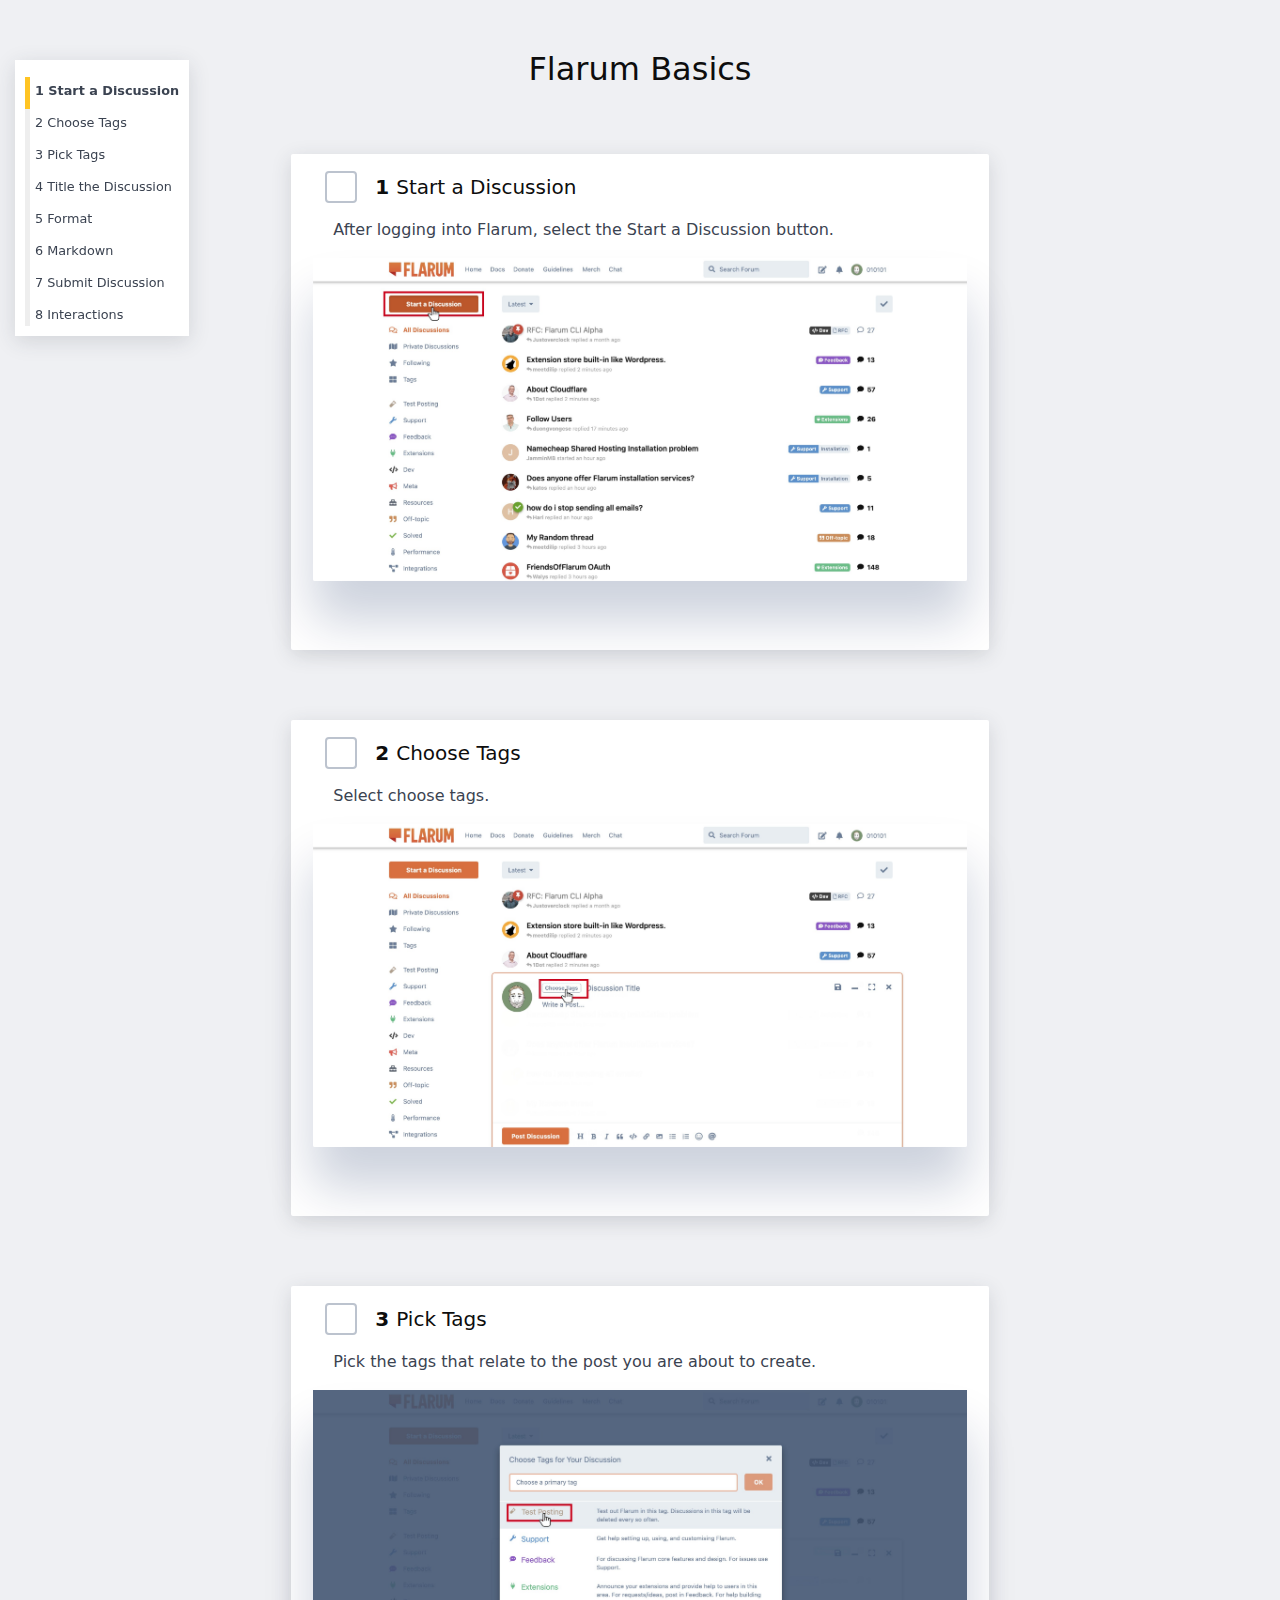
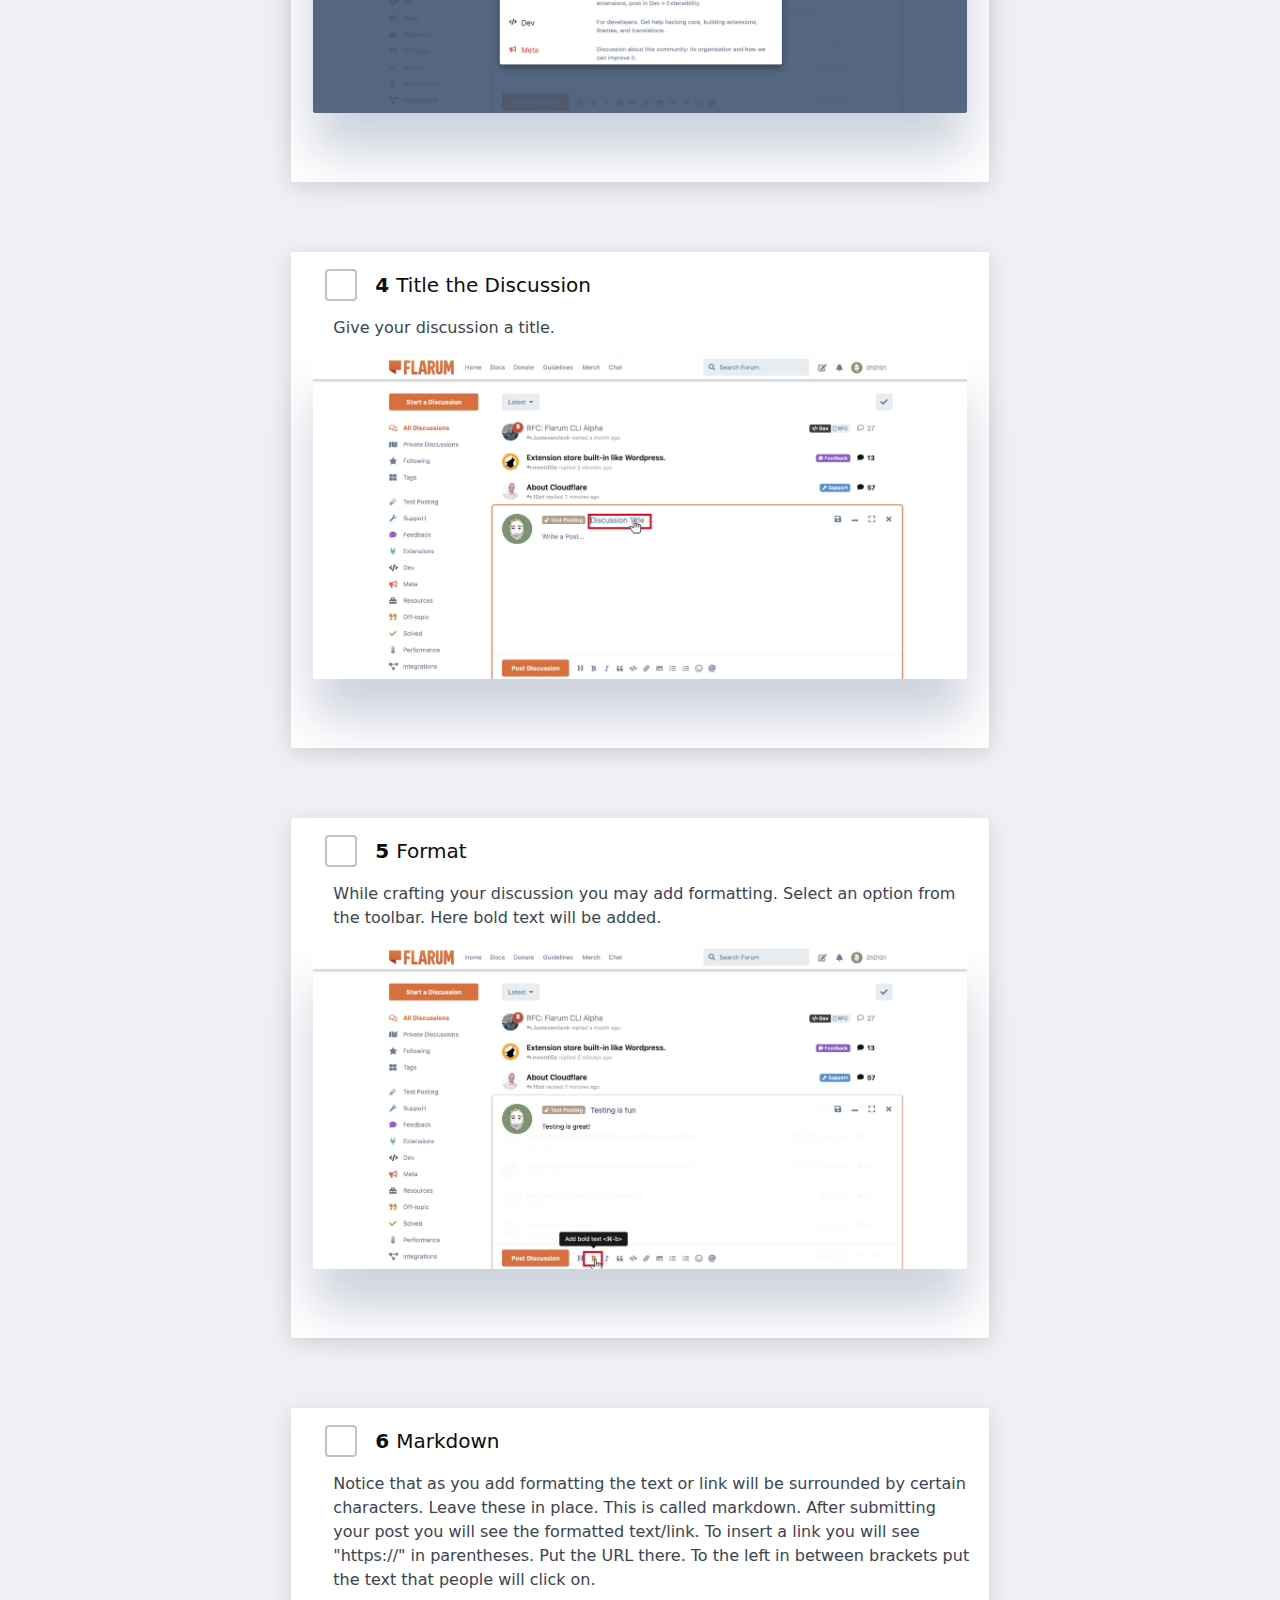
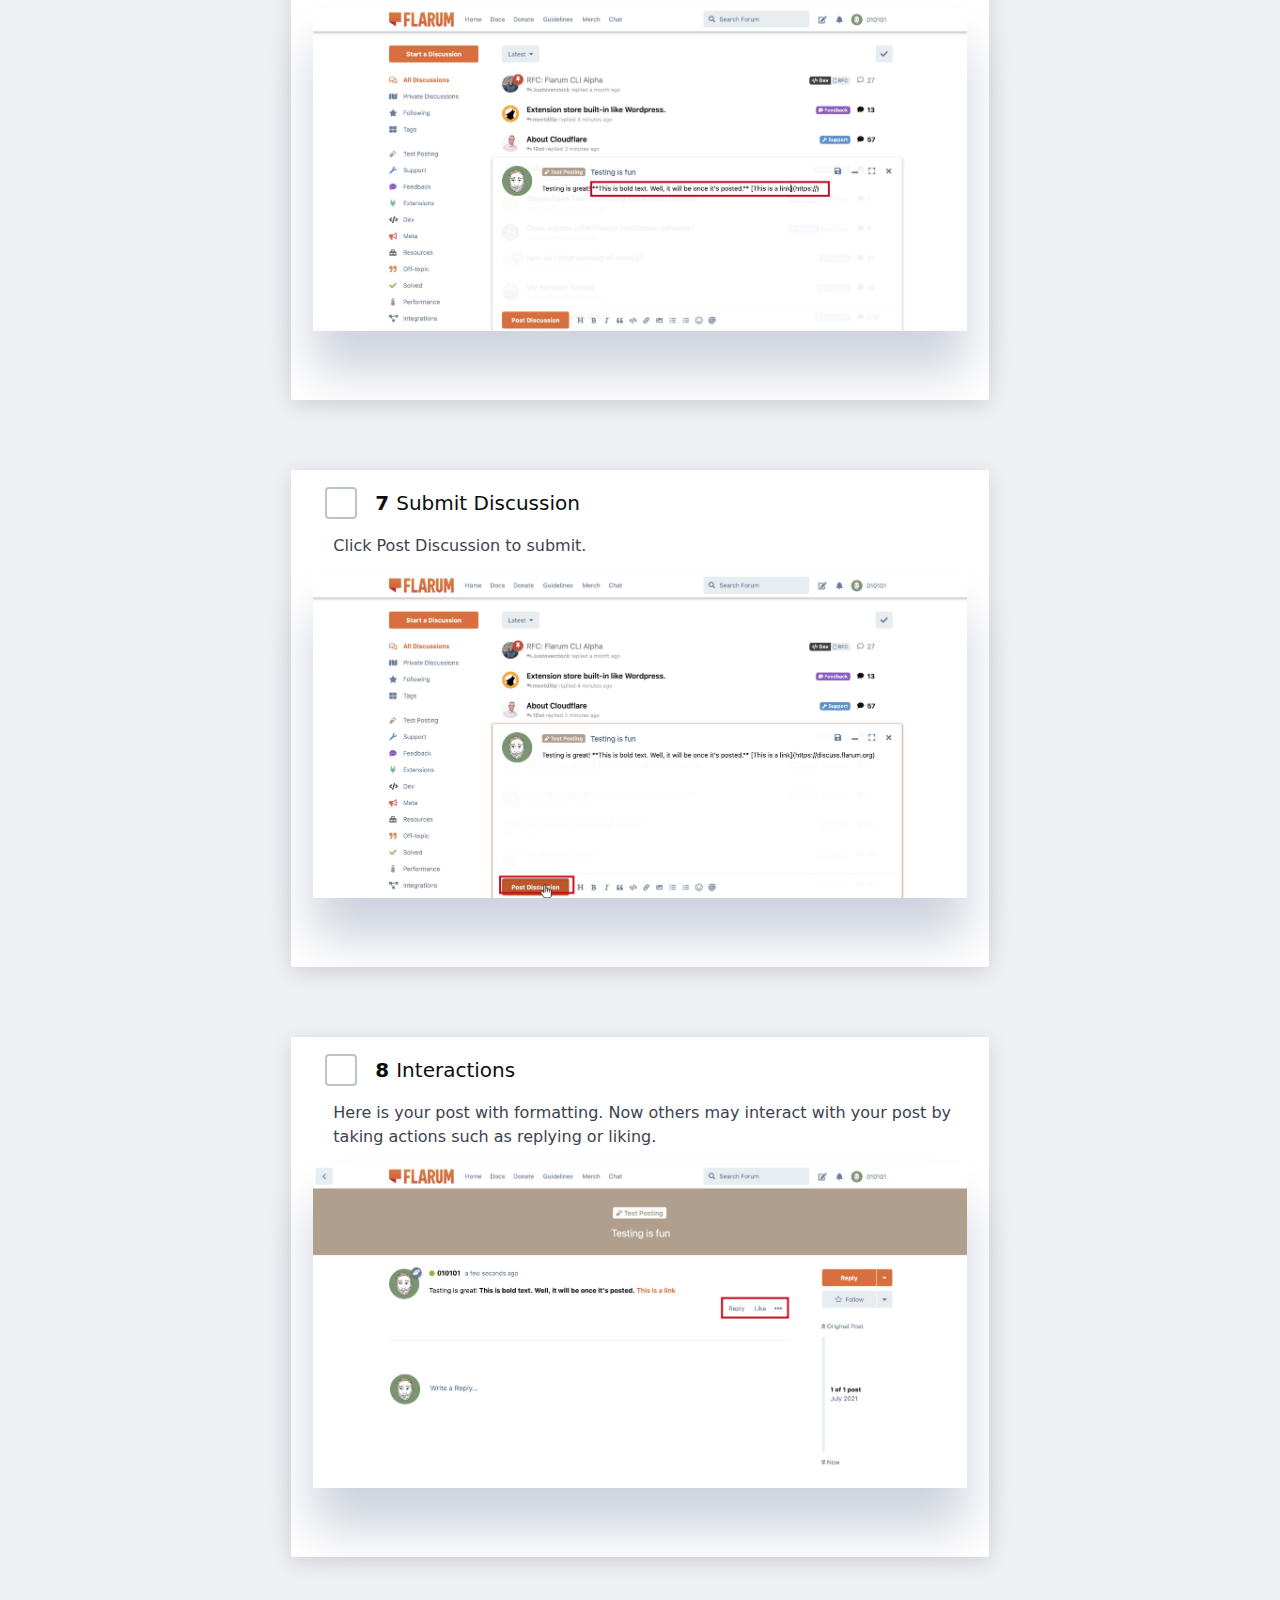
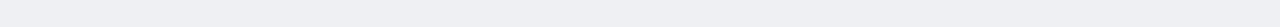
<file: index.html>
<!doctype html>

<html lang="en">
<head>
  <meta charset="utf-8">

  <title>Flarum Basics</title>
  <link rel="stylesheet" href="./steps-flarum_basics/assets/spectre.css"></link>
  <link rel="stylesheet" href="./steps-flarum_basics/assets/toc.css"></link>
  <link rel="stylesheet" href="./steps-flarum_basics/assets/common.css"></link>
  <script src="./steps-flarum_basics/assets/toc.js"></script>
  <style>
    .bg {
      background-color: #eff0f3;
    }
    .headline {
      color: #0d0d0d;
    }
    .topSection {
      padding: 50px .5rem;
    }
    .card {
      border: 0;
      box-shadow: 0 0.25rem 1rem rgba(48,55,66,.15);
      height: 100%;
      margin-bottom: 3.5rem;
    }
    .card-header, .card-body {
      padding-left: 2rem !important;
    }
    .card-image {
      text-align: left;
      padding: 1rem;
    }
    .card-image img{
      box-shadow: 0 40px 50px rgba(7,30,87,.2); 
      /* max-width: 750px; */
      margin: auto;
      margin-bottom: 2rem;
      display: unset !important;
    }
    .toc, .tocFake {
      z-index: 10;
      position: fixed;
      top: 60px;
      left: 15px;
      max-width: 250px;
      padding: 10px;
      box-shadow: 0 0.25rem 1rem rgba(48,55,66,.15);
      background-color: white;
    }
    .tocFake {
      cursor: pointer;
      top: 20px;
    }
    @media (max-width:1350px){
      .toc {
        max-width: 200px;
      }
    }

    .headline:focus, .headline:hover {
      outline : none !important;
    }
    .toc-link::before{
      width:5px;
    }
    .is-active-link::before{
      background-color: rgba(255,196,35,1);
    }
    .toc-link {
      font-size: 0.8em;
    }
    .doubleCheesburger {
      width: 12px;
      height: 12px;
      background-size: contain;
      background-image: url([data-uri]);
    }
    .form-checkbox {
      display: inline;
    }
    input[type="checkbox"], .form-icon {
      transform:scale(2, 2);
    }
    .stepTitle {
      display:inline-block;
      margin-left: 10px;
    }
    .card {
      border: 2px solid transparent;
    }
    .completedCard {
      border: 2px solid #2a9a39;
      box-shadow: 0 0.25rem 1rem rgb(43 154 56 / 0.45);
    }

    .form-checkbox input:checked+.form-icon,
    .form-radio input:checked+.form-icon,
    .form-switch input:checked+.form-icon {
      background: #00c400;
      border-color: #00c400
    }

    .form-checkbox input:focus+.form-icon,
    .form-radio input:focus+.form-icon,
    .form-switch input:focus+.form-icon {
      border-color: #00c400;
      box-shadow: 0 0.25rem 1rem rgb(43 154 56 / 0.2);
    }

    .form-checkbox input:indeterminate+.form-icon {
      background: #00c400;
      border-color: #00c400
    }

    
  </style>

  <script>
    var exportSettings = {"format":"jpeg","quality":"90","imageSize":100,"imageAlign":"left","oneStepPerPage":false,"includeTOS":true,"includeCoverPage":true,"includeNumbers":true,"embeddableExport":false,"textPosition":"top","includeCheckboxes":true,"tocHeadline":"Table of contents","includeFooter":true,"includeHeader":true,"headerText":"[[Guide_Title]]","headerLogo":null,"headerLogoAlign":"right","footerNumbering":"Page [[Page_Number]]","footerLogo":null,"footerText":"[[Guide_Title]]","customCSS":"","pageOrientation":"portrait","footerLogoAlign":"left","pdfStepMode":"mode2","preparsed":{"headers":["Flarum Basics","Flarum Basics","Flarum Basics","Flarum Basics","Flarum Basics","Flarum Basics","Flarum Basics","Flarum Basics"],"footers":["Flarum Basics","Flarum Basics","Flarum Basics","Flarum Basics","Flarum Basics","Flarum Basics","Flarum Basics","Flarum Basics"],"numberings":["Page [[Page_Number]]","Page [[Page_Number]]","Page [[Page_Number]]","Page [[Page_Number]]","Page [[Page_Number]]","Page [[Page_Number]]","Page [[Page_Number]]","Page [[Page_Number]]"]}};

    window.onload = function() {
      tocbot.init({
        // Where to render the table of contents.
        tocSelector: '.toc',
        positionFixedSelector: '.toc',
        // Where to grab the headings to build the table of contents.
        contentSelector: '.section',
        // Which headings to grab inside of the contentSelector element.
        headingSelector: '.headline',
        // For headings inside relative or absolute positioned containers within content.
        hasInnerContainers: true,
        headingsOffset: 5,
        headingLabelCallback: function(heading, node) {
          var ancestor = findAncestor(node, 'card');
          var isCompleted = ancestor && (findAncestor(node, 'card').classList.contains('completedCard'));
          return (isCompleted ? '✅ ' : '') + heading.trim();
        }
      });
      var tocFake = document.getElementsByClassName('tocFake')[0]
      var tocReal = document.getElementsByClassName('toc')[0];
      tocFake.addEventListener('click', function() {
        toggleClassName(tocFake, 'show-md');
        toggleClassName(tocReal, 'hide-md');
      })
      

      var nodes = document.getElementsByClassName('completionCheckbox')
      var checkboxes = Array.prototype.slice.call(nodes);
      checkboxes.forEach(checkboxListener)
    }
    function toggleClassName(element, className) {
      element.classList.toggle(className);
    }
    function checkboxListener(checkbox) {
      checkbox.addEventListener('change', function(event) {
        var stepId = event.target.getAttribute('data-step-id');
        var isChecked = event.target.checked
        var cardNode = document.querySelector('.card[data-step-id="'+stepId+'"]');
        cardNode.classList.toggle('completedCard');
        tocbot.refresh();
      })
    }
    function findAncestor (el, cls) {
        while ((el = el && el.parentElement) && !el.classList.contains(cls));
        return el;
    }
  </script>

</head>

<body class="bg">
  <div class="tocFake show-md">
    <div class="icon doubleCheesburger"></div>
  </div>
  <div class="toc hide-md"></div>
  <div class="topSection">
    <div class="container grid-lg text-center guideDetailsWrapper">
      <h2 class="headline title">Flarum Basics</h2>
    </div>
  </div>
  <div class="section">
      <div class="container grid-md">
        <div class="columns flex-centered">
          <div class="column col-xs-10 col-md-10 col-xl-10">
            <div class="card stepCard" data-step-id="step-1">

              <div class="card-header card-title h5 headline" id="step-1">
                <label class="form-checkbox">
                  <input type="checkbox" class="completionCheckbox" data-step-id="step-1">
                  <i class="form-icon"></i>
                </label>
                <div class="stepTitle">
                  <b>1 </b>
                Start a Discussion
                </div>
              </div>
              <div class="card-body stepDescription"><p>After logging into Flarum, select the Start a Discussion button.</p></div>
                <div class="card-image"><img src="./steps-flarum_basics/AoianI.jpeg" class="img-responsive stepImage"/></div>
            </div>
          </div>
        </div>
        <div class="columns flex-centered">
          <div class="column col-xs-10 col-md-10 col-xl-10">
            <div class="card stepCard" data-step-id="step-2">

              <div class="card-header card-title h5 headline" id="step-2">
                <label class="form-checkbox">
                  <input type="checkbox" class="completionCheckbox" data-step-id="step-2">
                  <i class="form-icon"></i>
                </label>
                <div class="stepTitle">
                  <b>2 </b>
                Choose Tags
                </div>
              </div>
              <div class="card-body stepDescription"><p>Select choose tags.</p></div>
                <div class="card-image"><img src="./steps-flarum_basics/step_1.jpeg" class="img-responsive stepImage"/></div>
            </div>
          </div>
        </div>
        <div class="columns flex-centered">
          <div class="column col-xs-10 col-md-10 col-xl-10">
            <div class="card stepCard" data-step-id="step-3">

              <div class="card-header card-title h5 headline" id="step-3">
                <label class="form-checkbox">
                  <input type="checkbox" class="completionCheckbox" data-step-id="step-3">
                  <i class="form-icon"></i>
                </label>
                <div class="stepTitle">
                  <b>3 </b>
                Pick Tags
                </div>
              </div>
              <div class="card-body stepDescription"><p>Pick the tags that relate to the post you are about to create.</p></div>
                <div class="card-image"><img src="./steps-flarum_basics/step_2.jpeg" class="img-responsive stepImage"/></div>
            </div>
          </div>
        </div>
        <div class="columns flex-centered">
          <div class="column col-xs-10 col-md-10 col-xl-10">
            <div class="card stepCard" data-step-id="step-4">

              <div class="card-header card-title h5 headline" id="step-4">
                <label class="form-checkbox">
                  <input type="checkbox" class="completionCheckbox" data-step-id="step-4">
                  <i class="form-icon"></i>
                </label>
                <div class="stepTitle">
                  <b>4 </b>
                Title the Discussion
                </div>
              </div>
              <div class="card-body stepDescription"><p>Give your discussion a title.</p></div>
                <div class="card-image"><img src="./steps-flarum_basics/step_3.jpeg" class="img-responsive stepImage"/></div>
            </div>
          </div>
        </div>
        <div class="columns flex-centered">
          <div class="column col-xs-10 col-md-10 col-xl-10">
            <div class="card stepCard" data-step-id="step-5">

              <div class="card-header card-title h5 headline" id="step-5">
                <label class="form-checkbox">
                  <input type="checkbox" class="completionCheckbox" data-step-id="step-5">
                  <i class="form-icon"></i>
                </label>
                <div class="stepTitle">
                  <b>5 </b>
                Format
                </div>
              </div>
              <div class="card-body stepDescription"><p>While crafting your discussion you may add formatting. Select an option from the toolbar. Here bold text will be added.</p></div>
                <div class="card-image"><img src="./steps-flarum_basics/step_4.jpeg" class="img-responsive stepImage"/></div>
            </div>
          </div>
        </div>
        <div class="columns flex-centered">
          <div class="column col-xs-10 col-md-10 col-xl-10">
            <div class="card stepCard" data-step-id="step-6">

              <div class="card-header card-title h5 headline" id="step-6">
                <label class="form-checkbox">
                  <input type="checkbox" class="completionCheckbox" data-step-id="step-6">
                  <i class="form-icon"></i>
                </label>
                <div class="stepTitle">
                  <b>6 </b>
                Markdown
                </div>
              </div>
              <div class="card-body stepDescription"><p>Notice that as you add formatting the text or link will be surrounded by certain characters. Leave these in place. This is called markdown. After submitting your post you will see the formatted text/link. To insert a link you will see "https://" in parentheses. Put the URL there. To the left in between brackets put the text that people will click on.</p></div>
                <div class="card-image"><img src="./steps-flarum_basics/step_5.jpeg" class="img-responsive stepImage"/></div>
            </div>
          </div>
        </div>
        <div class="columns flex-centered">
          <div class="column col-xs-10 col-md-10 col-xl-10">
            <div class="card stepCard" data-step-id="step-7">

              <div class="card-header card-title h5 headline" id="step-7">
                <label class="form-checkbox">
                  <input type="checkbox" class="completionCheckbox" data-step-id="step-7">
                  <i class="form-icon"></i>
                </label>
                <div class="stepTitle">
                  <b>7 </b>
                Submit Discussion
                </div>
              </div>
              <div class="card-body stepDescription"><p>Click Post Discussion to submit.</p></div>
                <div class="card-image"><img src="./steps-flarum_basics/step_6.jpeg" class="img-responsive stepImage"/></div>
            </div>
          </div>
        </div>
        <div class="columns flex-centered">
          <div class="column col-xs-10 col-md-10 col-xl-10">
            <div class="card stepCard" data-step-id="step-8">

              <div class="card-header card-title h5 headline" id="step-8">
                <label class="form-checkbox">
                  <input type="checkbox" class="completionCheckbox" data-step-id="step-8">
                  <i class="form-icon"></i>
                </label>
                <div class="stepTitle">
                  <b>8 </b>
                Interactions
                </div>
              </div>
              <div class="card-body stepDescription"><p>Here is your post with formatting. Now others may interact with your post by taking actions such as replying or liking.</p></div>
                <div class="card-image"><img src="./steps-flarum_basics/step_7.jpeg" class="img-responsive stepImage"/></div>
            </div>
          </div>
        </div>
      </div>
    </div>

</body>
</html>
</file>
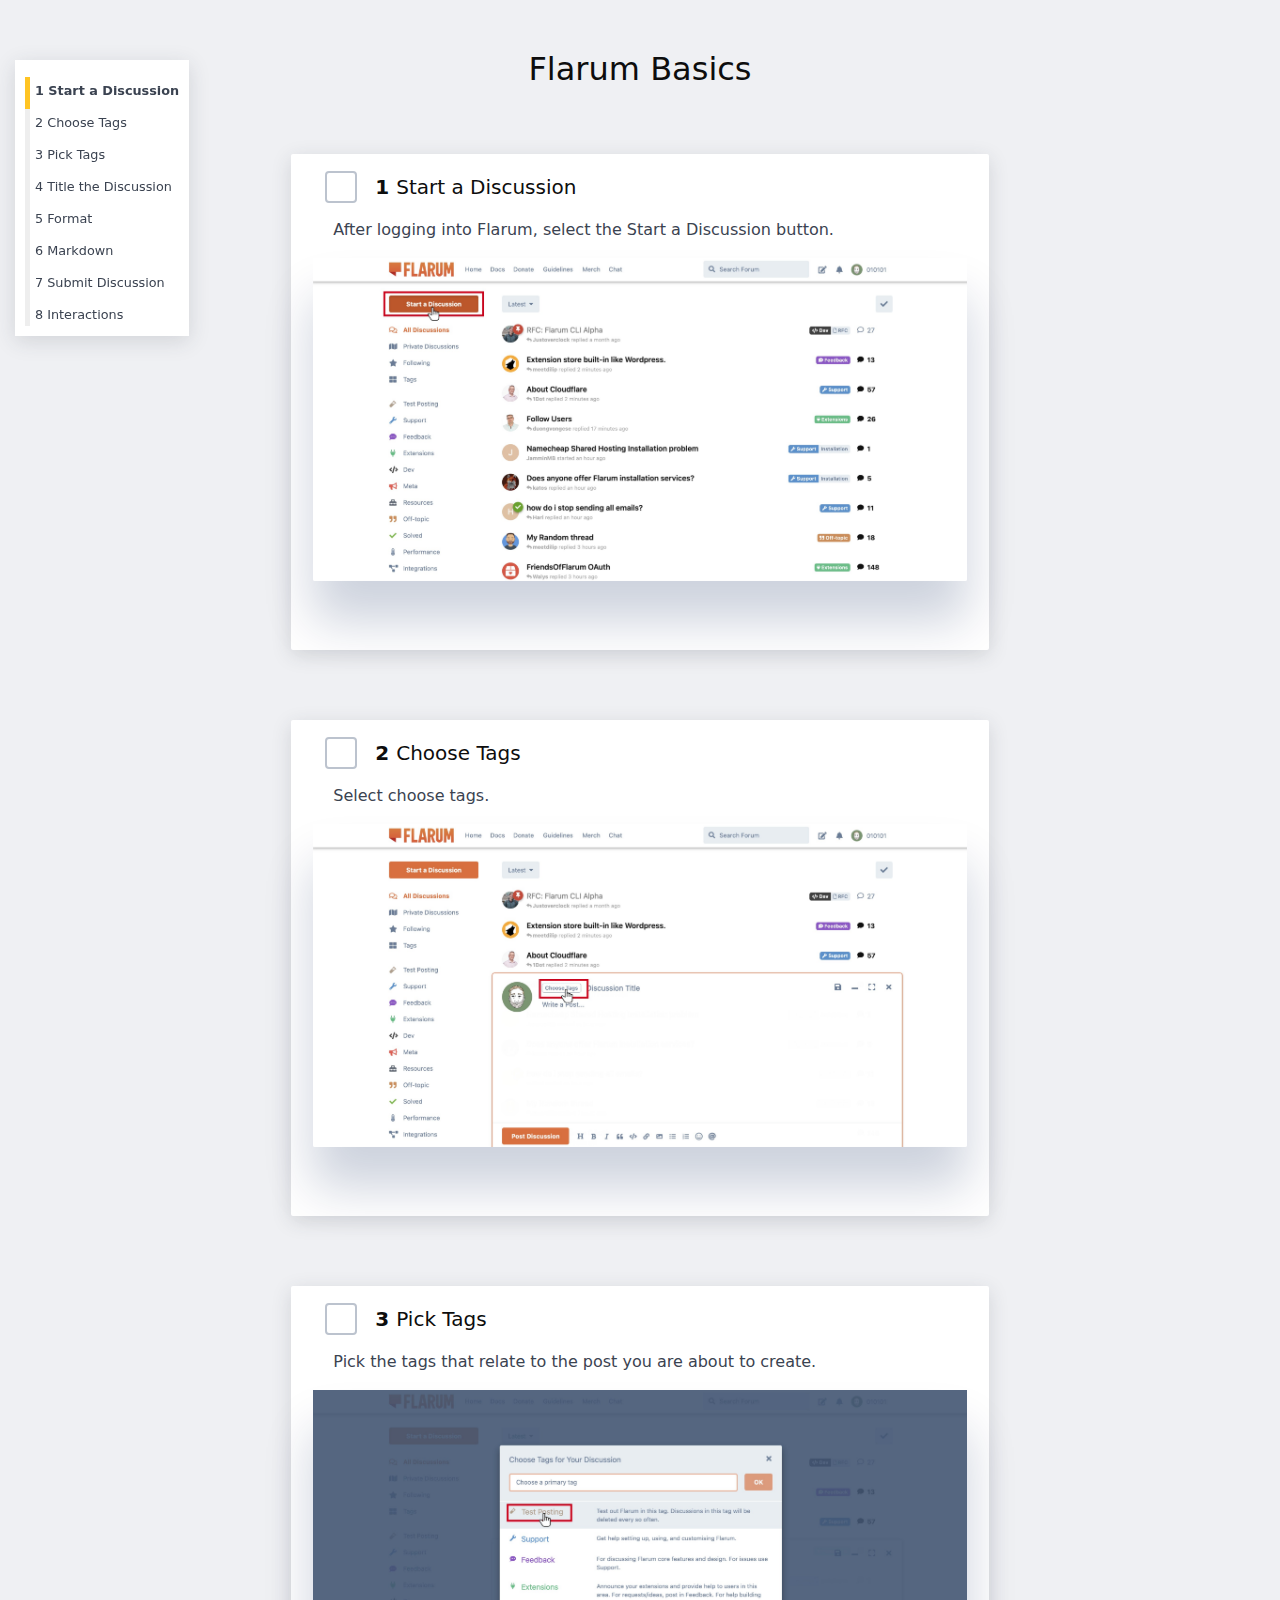
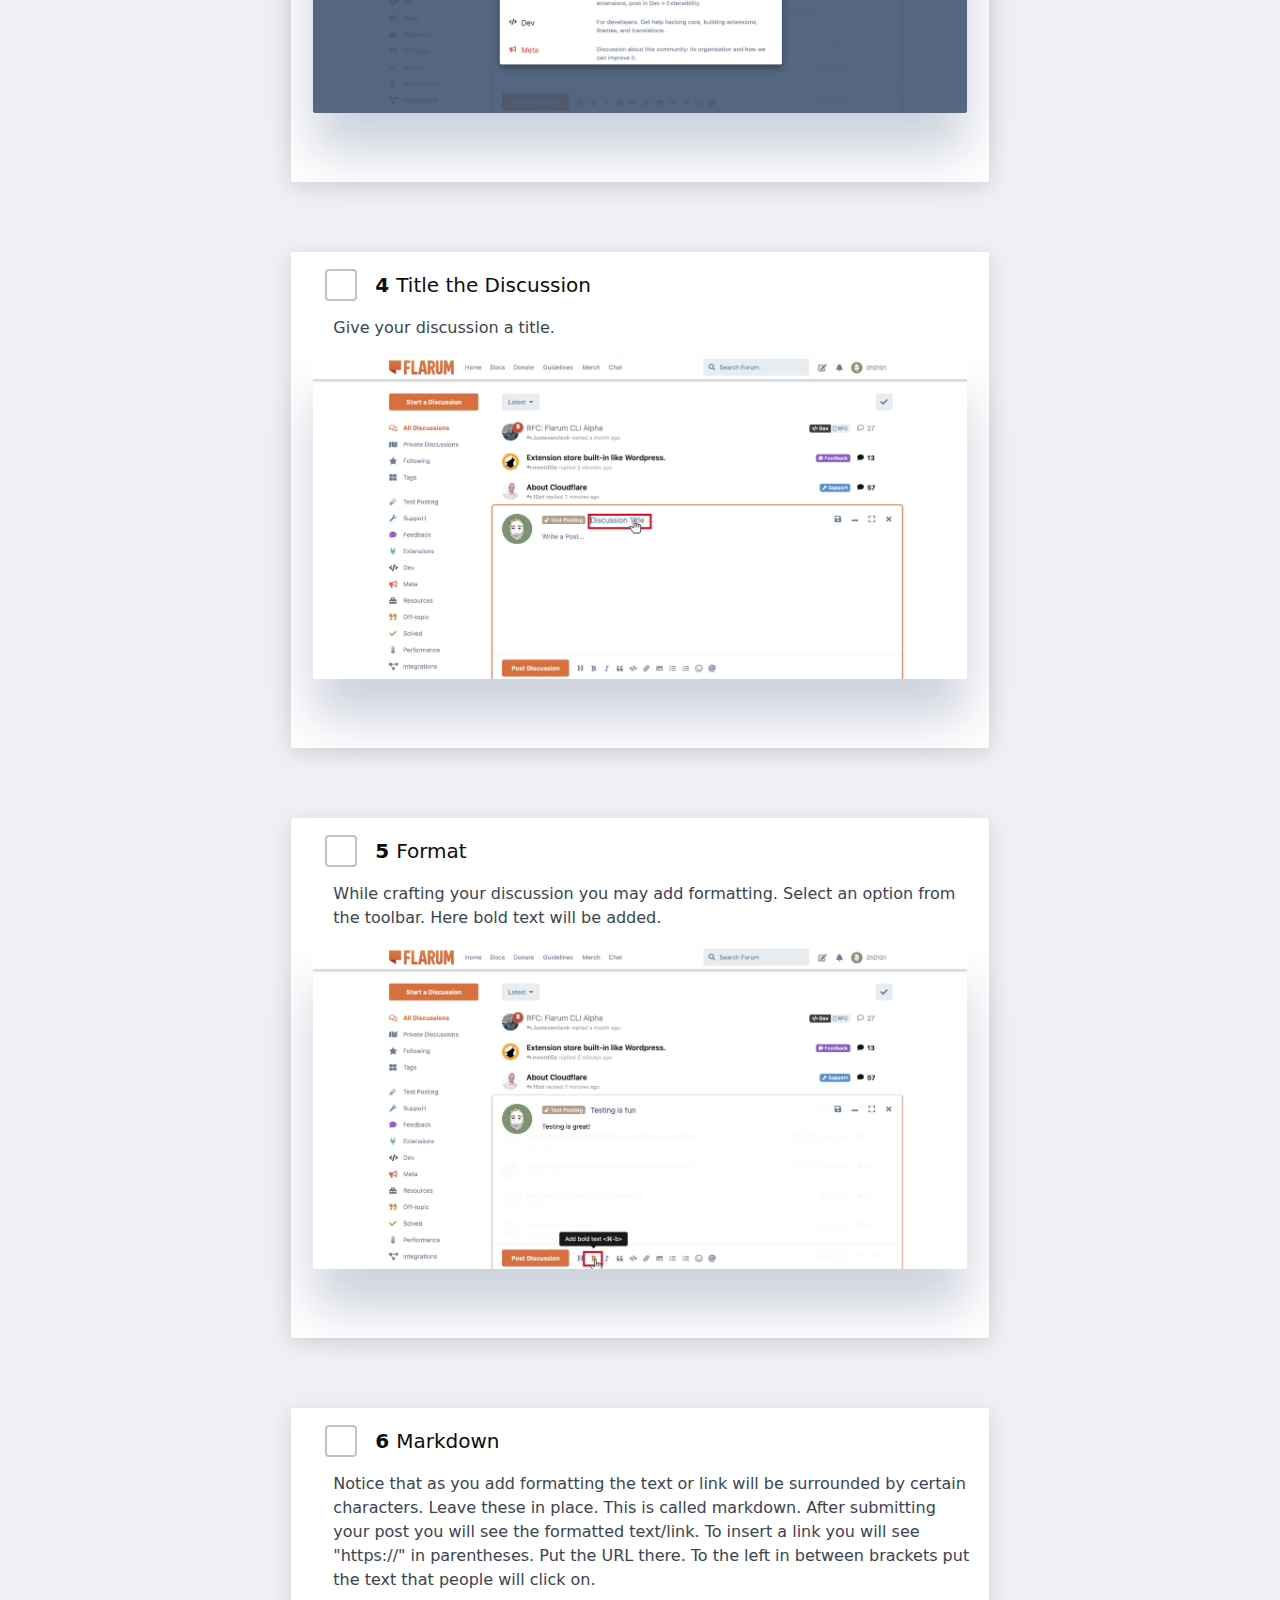
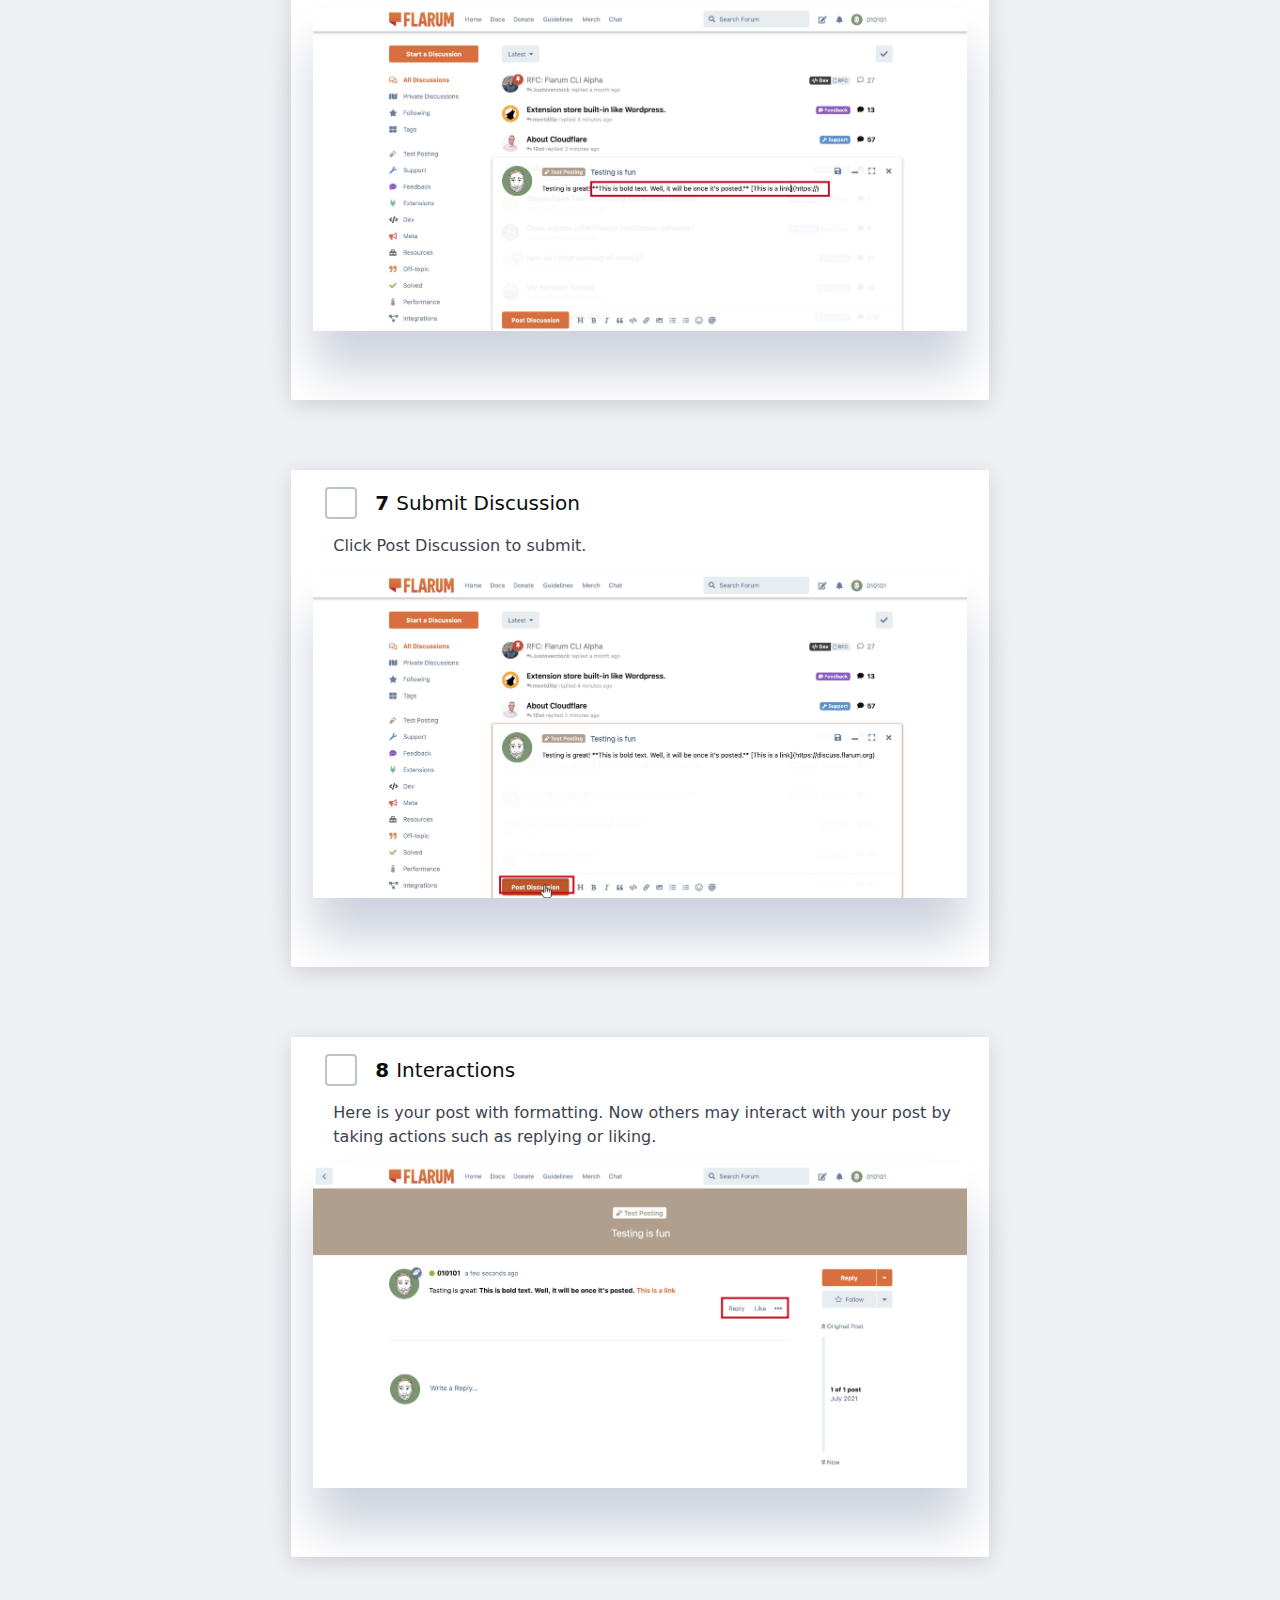
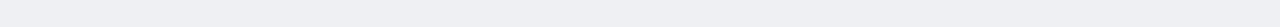
<file: flarum-basics.html>
<!doctype html>

<html lang="en">
<head>
  <meta charset="utf-8">

  <title>Flarum Basics</title>
  <link rel="stylesheet" href="./steps-flarum_basics/assets/spectre.css"></link>
  <link rel="stylesheet" href="./steps-flarum_basics/assets/toc.css"></link>
  <link rel="stylesheet" href="./steps-flarum_basics/assets/common.css"></link>
  <script src="./steps-flarum_basics/assets/toc.js"></script>
  <style>
    .bg {
      background-color: #eff0f3;
    }
    .headline {
      color: #0d0d0d;
    }
    .topSection {
      padding: 50px .5rem;
    }
    .card {
      border: 0;
      box-shadow: 0 0.25rem 1rem rgba(48,55,66,.15);
      height: 100%;
      margin-bottom: 3.5rem;
    }
    .card-header, .card-body {
      padding-left: 2rem !important;
    }
    .card-image {
      text-align: left;
      padding: 1rem;
    }
    .card-image img{
      box-shadow: 0 40px 50px rgba(7,30,87,.2); 
      /* max-width: 750px; */
      margin: auto;
      margin-bottom: 2rem;
      display: unset !important;
    }
    .toc, .tocFake {
      z-index: 10;
      position: fixed;
      top: 60px;
      left: 15px;
      max-width: 250px;
      padding: 10px;
      box-shadow: 0 0.25rem 1rem rgba(48,55,66,.15);
      background-color: white;
    }
    .tocFake {
      cursor: pointer;
      top: 20px;
    }
    @media (max-width:1350px){
      .toc {
        max-width: 200px;
      }
    }

    .headline:focus, .headline:hover {
      outline : none !important;
    }
    .toc-link::before{
      width:5px;
    }
    .is-active-link::before{
      background-color: rgba(255,196,35,1);
    }
    .toc-link {
      font-size: 0.8em;
    }
    .doubleCheesburger {
      width: 12px;
      height: 12px;
      background-size: contain;
      background-image: url([data-uri]);
    }
    .form-checkbox {
      display: inline;
    }
    input[type="checkbox"], .form-icon {
      transform:scale(2, 2);
    }
    .stepTitle {
      display:inline-block;
      margin-left: 10px;
    }
    .card {
      border: 2px solid transparent;
    }
    .completedCard {
      border: 2px solid #2a9a39;
      box-shadow: 0 0.25rem 1rem rgb(43 154 56 / 0.45);
    }

    .form-checkbox input:checked+.form-icon,
    .form-radio input:checked+.form-icon,
    .form-switch input:checked+.form-icon {
      background: #00c400;
      border-color: #00c400
    }

    .form-checkbox input:focus+.form-icon,
    .form-radio input:focus+.form-icon,
    .form-switch input:focus+.form-icon {
      border-color: #00c400;
      box-shadow: 0 0.25rem 1rem rgb(43 154 56 / 0.2);
    }

    .form-checkbox input:indeterminate+.form-icon {
      background: #00c400;
      border-color: #00c400
    }

    
  </style>

  <script>
    var exportSettings = {"format":"jpeg","quality":"90","imageSize":100,"imageAlign":"left","oneStepPerPage":false,"includeTOS":true,"includeCoverPage":true,"includeNumbers":true,"embeddableExport":false,"textPosition":"top","includeCheckboxes":true,"tocHeadline":"Table of contents","includeFooter":true,"includeHeader":true,"headerText":"[[Guide_Title]]","headerLogo":null,"headerLogoAlign":"right","footerNumbering":"Page [[Page_Number]]","footerLogo":null,"footerText":"[[Guide_Title]]","customCSS":"","pageOrientation":"portrait","footerLogoAlign":"left","pdfStepMode":"mode2","preparsed":{"headers":["Flarum Basics","Flarum Basics","Flarum Basics","Flarum Basics","Flarum Basics","Flarum Basics","Flarum Basics","Flarum Basics"],"footers":["Flarum Basics","Flarum Basics","Flarum Basics","Flarum Basics","Flarum Basics","Flarum Basics","Flarum Basics","Flarum Basics"],"numberings":["Page [[Page_Number]]","Page [[Page_Number]]","Page [[Page_Number]]","Page [[Page_Number]]","Page [[Page_Number]]","Page [[Page_Number]]","Page [[Page_Number]]","Page [[Page_Number]]"]}};

    window.onload = function() {
      tocbot.init({
        // Where to render the table of contents.
        tocSelector: '.toc',
        positionFixedSelector: '.toc',
        // Where to grab the headings to build the table of contents.
        contentSelector: '.section',
        // Which headings to grab inside of the contentSelector element.
        headingSelector: '.headline',
        // For headings inside relative or absolute positioned containers within content.
        hasInnerContainers: true,
        headingsOffset: 5,
        headingLabelCallback: function(heading, node) {
          var ancestor = findAncestor(node, 'card');
          var isCompleted = ancestor && (findAncestor(node, 'card').classList.contains('completedCard'));
          return (isCompleted ? '✅ ' : '') + heading.trim();
        }
      });
      var tocFake = document.getElementsByClassName('tocFake')[0]
      var tocReal = document.getElementsByClassName('toc')[0];
      tocFake.addEventListener('click', function() {
        toggleClassName(tocFake, 'show-md');
        toggleClassName(tocReal, 'hide-md');
      })
      

      var nodes = document.getElementsByClassName('completionCheckbox')
      var checkboxes = Array.prototype.slice.call(nodes);
      checkboxes.forEach(checkboxListener)
    }
    function toggleClassName(element, className) {
      element.classList.toggle(className);
    }
    function checkboxListener(checkbox) {
      checkbox.addEventListener('change', function(event) {
        var stepId = event.target.getAttribute('data-step-id');
        var isChecked = event.target.checked
        var cardNode = document.querySelector('.card[data-step-id="'+stepId+'"]');
        cardNode.classList.toggle('completedCard');
        tocbot.refresh();
      })
    }
    function findAncestor (el, cls) {
        while ((el = el && el.parentElement) && !el.classList.contains(cls));
        return el;
    }
  </script>

</head>

<body class="bg">
  <div class="tocFake show-md">
    <div class="icon doubleCheesburger"></div>
  </div>
  <div class="toc hide-md"></div>
  <div class="topSection">
    <div class="container grid-lg text-center guideDetailsWrapper">
      <h2 class="headline title">Flarum Basics</h2>
    </div>
  </div>
  <div class="section">
      <div class="container grid-md">
        <div class="columns flex-centered">
          <div class="column col-xs-10 col-md-10 col-xl-10">
            <div class="card stepCard" data-step-id="step-1">

              <div class="card-header card-title h5 headline" id="step-1">
                <label class="form-checkbox">
                  <input type="checkbox" class="completionCheckbox" data-step-id="step-1">
                  <i class="form-icon"></i>
                </label>
                <div class="stepTitle">
                  <b>1 </b>
                Start a Discussion
                </div>
              </div>
              <div class="card-body stepDescription"><p>After logging into Flarum, select the Start a Discussion button.</p></div>
                <div class="card-image"><img src="./steps-flarum_basics/AoianI.jpeg" class="img-responsive stepImage"/></div>
            </div>
          </div>
        </div>
        <div class="columns flex-centered">
          <div class="column col-xs-10 col-md-10 col-xl-10">
            <div class="card stepCard" data-step-id="step-2">

              <div class="card-header card-title h5 headline" id="step-2">
                <label class="form-checkbox">
                  <input type="checkbox" class="completionCheckbox" data-step-id="step-2">
                  <i class="form-icon"></i>
                </label>
                <div class="stepTitle">
                  <b>2 </b>
                Choose Tags
                </div>
              </div>
              <div class="card-body stepDescription"><p>Select choose tags.</p></div>
                <div class="card-image"><img src="./steps-flarum_basics/step_1.jpeg" class="img-responsive stepImage"/></div>
            </div>
          </div>
        </div>
        <div class="columns flex-centered">
          <div class="column col-xs-10 col-md-10 col-xl-10">
            <div class="card stepCard" data-step-id="step-3">

              <div class="card-header card-title h5 headline" id="step-3">
                <label class="form-checkbox">
                  <input type="checkbox" class="completionCheckbox" data-step-id="step-3">
                  <i class="form-icon"></i>
                </label>
                <div class="stepTitle">
                  <b>3 </b>
                Pick Tags
                </div>
              </div>
              <div class="card-body stepDescription"><p>Pick the tags that relate to the post you are about to create.</p></div>
                <div class="card-image"><img src="./steps-flarum_basics/step_2.jpeg" class="img-responsive stepImage"/></div>
            </div>
          </div>
        </div>
        <div class="columns flex-centered">
          <div class="column col-xs-10 col-md-10 col-xl-10">
            <div class="card stepCard" data-step-id="step-4">

              <div class="card-header card-title h5 headline" id="step-4">
                <label class="form-checkbox">
                  <input type="checkbox" class="completionCheckbox" data-step-id="step-4">
                  <i class="form-icon"></i>
                </label>
                <div class="stepTitle">
                  <b>4 </b>
                Title the Discussion
                </div>
              </div>
              <div class="card-body stepDescription"><p>Give your discussion a title.</p></div>
                <div class="card-image"><img src="./steps-flarum_basics/step_3.jpeg" class="img-responsive stepImage"/></div>
            </div>
          </div>
        </div>
        <div class="columns flex-centered">
          <div class="column col-xs-10 col-md-10 col-xl-10">
            <div class="card stepCard" data-step-id="step-5">

              <div class="card-header card-title h5 headline" id="step-5">
                <label class="form-checkbox">
                  <input type="checkbox" class="completionCheckbox" data-step-id="step-5">
                  <i class="form-icon"></i>
                </label>
                <div class="stepTitle">
                  <b>5 </b>
                Format
                </div>
              </div>
              <div class="card-body stepDescription"><p>While crafting your discussion you may add formatting. Select an option from the toolbar. Here bold text will be added.</p></div>
                <div class="card-image"><img src="./steps-flarum_basics/step_4.jpeg" class="img-responsive stepImage"/></div>
            </div>
          </div>
        </div>
        <div class="columns flex-centered">
          <div class="column col-xs-10 col-md-10 col-xl-10">
            <div class="card stepCard" data-step-id="step-6">

              <div class="card-header card-title h5 headline" id="step-6">
                <label class="form-checkbox">
                  <input type="checkbox" class="completionCheckbox" data-step-id="step-6">
                  <i class="form-icon"></i>
                </label>
                <div class="stepTitle">
                  <b>6 </b>
                Markdown
                </div>
              </div>
              <div class="card-body stepDescription"><p>Notice that as you add formatting the text or link will be surrounded by certain characters. Leave these in place. This is called markdown. After submitting your post you will see the formatted text/link. To insert a link you will see "https://" in parentheses. Put the URL there. To the left in between brackets put the text that people will click on.</p></div>
                <div class="card-image"><img src="./steps-flarum_basics/step_5.jpeg" class="img-responsive stepImage"/></div>
            </div>
          </div>
        </div>
        <div class="columns flex-centered">
          <div class="column col-xs-10 col-md-10 col-xl-10">
            <div class="card stepCard" data-step-id="step-7">

              <div class="card-header card-title h5 headline" id="step-7">
                <label class="form-checkbox">
                  <input type="checkbox" class="completionCheckbox" data-step-id="step-7">
                  <i class="form-icon"></i>
                </label>
                <div class="stepTitle">
                  <b>7 </b>
                Submit Discussion
                </div>
              </div>
              <div class="card-body stepDescription"><p>Click Post Discussion to submit.</p></div>
                <div class="card-image"><img src="./steps-flarum_basics/step_6.jpeg" class="img-responsive stepImage"/></div>
            </div>
          </div>
        </div>
        <div class="columns flex-centered">
          <div class="column col-xs-10 col-md-10 col-xl-10">
            <div class="card stepCard" data-step-id="step-8">

              <div class="card-header card-title h5 headline" id="step-8">
                <label class="form-checkbox">
                  <input type="checkbox" class="completionCheckbox" data-step-id="step-8">
                  <i class="form-icon"></i>
                </label>
                <div class="stepTitle">
                  <b>8 </b>
                Interactions
                </div>
              </div>
              <div class="card-body stepDescription"><p>Here is your post with formatting. Now others may interact with your post by taking actions such as replying or liking.</p></div>
                <div class="card-image"><img src="./steps-flarum_basics/step_7.jpeg" class="img-responsive stepImage"/></div>
            </div>
          </div>
        </div>
      </div>
    </div>

</body>
</html>
</file>
<file: steps-flarum_basics/assets/spectre.css>
/*! Spectre.css v0.5.8 | MIT License | github.com/picturepan2/spectre */html{font-family:sans-serif;-webkit-text-size-adjust:100%;-ms-text-size-adjust:100%}body{margin:0}article,aside,footer,header,nav,section{display:block}h1{font-size:2em;margin:.67em 0}figcaption,figure,main{display:block}hr{box-sizing:content-box;height:0;overflow:visible}a{background-color:transparent;-webkit-text-decoration-skip:objects}a:active,a:hover{outline-width:0}address{font-style:normal}b,strong{font-weight:inherit}b,strong{font-weight:bolder}code,kbd,pre,samp{font-family:"SF Mono","Segoe UI Mono","Roboto Mono",Menlo,Courier,monospace;font-size:1em}dfn{font-style:italic}small{font-size:80%;font-weight:400}sub,sup{font-size:75%;line-height:0;position:relative;vertical-align:baseline}sub{bottom:-.25em}sup{top:-.5em}audio,video{display:inline-block}audio:not([controls]){display:none;height:0}img{border-style:none}svg:not(:root){overflow:hidden}button,input,optgroup,select,textarea{font-family:inherit;font-size:inherit;line-height:inherit;margin:0}button,input{overflow:visible}button,select{text-transform:none}[type=reset],[type=submit],button,html [type=button]{-webkit-appearance:button}[type=button]::-moz-focus-inner,[type=reset]::-moz-focus-inner,[type=submit]::-moz-focus-inner,button::-moz-focus-inner{border-style:none;padding:0}fieldset{border:0;margin:0;padding:0}legend{box-sizing:border-box;color:inherit;display:table;max-width:100%;padding:0;white-space:normal}progress{display:inline-block;vertical-align:baseline}textarea{overflow:auto}[type=checkbox],[type=radio]{box-sizing:border-box;padding:0}[type=number]::-webkit-inner-spin-button,[type=number]::-webkit-outer-spin-button{height:auto}[type=search]{-webkit-appearance:textfield;outline-offset:-2px}[type=search]::-webkit-search-cancel-button,[type=search]::-webkit-search-decoration{-webkit-appearance:none}::-webkit-file-upload-button{-webkit-appearance:button;font:inherit}details,menu{display:block}summary{display:list-item;outline:0}canvas{display:inline-block}template{display:none}[hidden]{display:none}*,::after,::before{box-sizing:inherit}html{box-sizing:border-box;font-size:20px;line-height:1.5;-webkit-tap-highlight-color:transparent}body{background:#fff;color:#3b4351;font-family:-apple-system,system-ui,BlinkMacSystemFont,"Segoe UI",Roboto,"Helvetica Neue",sans-serif;font-size:.8rem;overflow-x:hidden;text-rendering:optimizeLegibility}a{color:#5755d9;outline:0;text-decoration:none}a:focus{box-shadow:0 0 0 .1rem rgba(87,85,217,.2)}a.active,a:active,a:focus,a:hover{color:#302ecd;text-decoration:underline}a:visited{color:#807fe2}h1,h2,h3,h4,h5,h6{color:inherit;font-weight:500;line-height:1.2;margin-bottom:.5em;margin-top:0}.h1,.h2,.h3,.h4,.h5,.h6{font-weight:500}.h1,h1{font-size:2rem}.h2,h2{font-size:1.6rem}.h3,h3{font-size:1.4rem}.h4,h4{font-size:1.2rem}.h5,h5{font-size:1rem}.h6,h6{font-size:.8rem}p{margin:0 0 1.2rem}a,ins,u{-webkit-text-decoration-skip:ink edges;text-decoration-skip:ink edges}abbr[title]{border-bottom:.05rem dotted;cursor:help;text-decoration:none}kbd{background:#303742;border-radius:.1rem;color:#fff;font-size:.7rem;line-height:1.25;padding:.1rem .2rem}mark{background:#ffe9b3;border-bottom:.05rem solid #ffd367;border-radius:.1rem;color:#3b4351;padding:.05rem .1rem 0}blockquote{border-left:.1rem solid #dadee4;margin-left:0;padding:.4rem .8rem}blockquote p:last-child{margin-bottom:0}ol,ul{margin:.8rem 0 .8rem .8rem;padding:0}ol ol,ol ul,ul ol,ul ul{margin:.8rem 0 .8rem .8rem}ol li,ul li{margin-top:.4rem}ul{list-style:disc inside}ul ul{list-style-type:circle}ol{list-style:decimal inside}ol ol{list-style-type:lower-alpha}dl dt{font-weight:700}dl dd{margin:.4rem 0 .8rem 0}.lang-zh,.lang-zh-hans,html:lang(zh),html:lang(zh-Hans){font-family:-apple-system,system-ui,BlinkMacSystemFont,"Segoe UI",Roboto,"PingFang SC","Hiragino Sans GB","Microsoft YaHei","Helvetica Neue",sans-serif}.lang-zh-hant,html:lang(zh-Hant){font-family:-apple-system,system-ui,BlinkMacSystemFont,"Segoe UI",Roboto,"PingFang TC","Hiragino Sans CNS","Microsoft JhengHei","Helvetica Neue",sans-serif}.lang-ja,html:lang(ja){font-family:-apple-system,system-ui,BlinkMacSystemFont,"Segoe UI",Roboto,"Hiragino Sans","Hiragino Kaku Gothic Pro","Yu Gothic",YuGothic,Meiryo,"Helvetica Neue",sans-serif}.lang-ko,html:lang(ko){font-family:-apple-system,system-ui,BlinkMacSystemFont,"Segoe UI",Roboto,"Malgun Gothic","Helvetica Neue",sans-serif}.lang-cjk ins,.lang-cjk u,:lang(ja) ins,:lang(ja) u,:lang(zh) ins,:lang(zh) u{border-bottom:.05rem solid;text-decoration:none}.lang-cjk del+del,.lang-cjk del+s,.lang-cjk ins+ins,.lang-cjk ins+u,.lang-cjk s+del,.lang-cjk s+s,.lang-cjk u+ins,.lang-cjk u+u,:lang(ja) del+del,:lang(ja) del+s,:lang(ja) ins+ins,:lang(ja) ins+u,:lang(ja) s+del,:lang(ja) s+s,:lang(ja) u+ins,:lang(ja) u+u,:lang(zh) del+del,:lang(zh) del+s,:lang(zh) ins+ins,:lang(zh) ins+u,:lang(zh) s+del,:lang(zh) s+s,:lang(zh) u+ins,:lang(zh) u+u{margin-left:.125em}.table{border-collapse:collapse;border-spacing:0;text-align:left;width:100%}.table.table-striped tbody tr:nth-of-type(odd){background:#f7f8f9}.table tbody tr.active,.table.table-striped tbody tr.active{background:#eef0f3}.table.table-hover tbody tr:hover{background:#eef0f3}.table.table-scroll{display:block;overflow-x:auto;padding-bottom:.75rem;white-space:nowrap}.table td,.table th{border-bottom:.05rem solid #dadee4;padding:.6rem .4rem}.table th{border-bottom-width:.1rem}.btn{-webkit-appearance:none;-moz-appearance:none;appearance:none;background:#fff;border:.05rem solid #5755d9;border-radius:.1rem;color:#5755d9;cursor:pointer;display:inline-block;font-size:.8rem;height:1.8rem;line-height:1.2rem;outline:0;padding:.25rem .4rem;text-align:center;text-decoration:none;transition:background .2s,border .2s,box-shadow .2s,color .2s;-webkit-user-select:none;-moz-user-select:none;-ms-user-select:none;user-select:none;vertical-align:middle;white-space:nowrap}.btn:focus{box-shadow:0 0 0 .1rem rgba(87,85,217,.2)}.btn:focus,.btn:hover{background:#f1f1fc;border-color:#4b48d6;text-decoration:none}.btn.active,.btn:active{background:#4b48d6;border-color:#3634d2;color:#fff;text-decoration:none}.btn.active.loading::after,.btn:active.loading::after{border-bottom-color:#fff;border-left-color:#fff}.btn.disabled,.btn:disabled,.btn[disabled]{cursor:default;opacity:.5;pointer-events:none}.btn.btn-primary{background:#5755d9;border-color:#4b48d6;color:#fff}.btn.btn-primary:focus,.btn.btn-primary:hover{background:#4240d4;border-color:#3634d2;color:#fff}.btn.btn-primary.active,.btn.btn-primary:active{background:#3a38d2;border-color:#302ecd;color:#fff}.btn.btn-primary.loading::after{border-bottom-color:#fff;border-left-color:#fff}.btn.btn-success{background:#32b643;border-color:#2faa3f;color:#fff}.btn.btn-success:focus{box-shadow:0 0 0 .1rem rgba(50,182,67,.2)}.btn.btn-success:focus,.btn.btn-success:hover{background:#30ae40;border-color:#2da23c;color:#fff}.btn.btn-success.active,.btn.btn-success:active{background:#2a9a39;border-color:#278e34;color:#fff}.btn.btn-success.loading::after{border-bottom-color:#fff;border-left-color:#fff}.btn.btn-error{background:#e85600;border-color:#d95000;color:#fff}.btn.btn-error:focus{box-shadow:0 0 0 .1rem rgba(232,86,0,.2)}.btn.btn-error:focus,.btn.btn-error:hover{background:#de5200;border-color:#cf4d00;color:#fff}.btn.btn-error.active,.btn.btn-error:active{background:#c44900;border-color:#b54300;color:#fff}.btn.btn-error.loading::after{border-bottom-color:#fff;border-left-color:#fff}.btn.btn-link{background:0 0;border-color:transparent;color:#5755d9}.btn.btn-link.active,.btn.btn-link:active,.btn.btn-link:focus,.btn.btn-link:hover{color:#302ecd}.btn.btn-sm{font-size:.7rem;height:1.4rem;padding:.05rem .3rem}.btn.btn-lg{font-size:.9rem;height:2rem;padding:.35rem .6rem}.btn.btn-block{display:block;width:100%}.btn.btn-action{padding-left:0;padding-right:0;width:1.8rem}.btn.btn-action.btn-sm{width:1.4rem}.btn.btn-action.btn-lg{width:2rem}.btn.btn-clear{background:0 0;border:0;color:currentColor;height:1rem;line-height:.8rem;margin-left:.2rem;margin-right:-2px;opacity:1;padding:.1rem;text-decoration:none;width:1rem}.btn.btn-clear:focus,.btn.btn-clear:hover{background:rgba(247,248,249,.5);opacity:.95}.btn.btn-clear::before{content:"\2715"}.btn-group{display:inline-flex;display:-ms-inline-flexbox;-ms-flex-wrap:wrap;flex-wrap:wrap}.btn-group .btn{-ms-flex:1 0 auto;flex:1 0 auto}.btn-group .btn:first-child:not(:last-child){border-bottom-right-radius:0;border-top-right-radius:0}.btn-group .btn:not(:first-child):not(:last-child){border-radius:0;margin-left:-.05rem}.btn-group .btn:last-child:not(:first-child){border-bottom-left-radius:0;border-top-left-radius:0;margin-left:-.05rem}.btn-group .btn.active,.btn-group .btn:active,.btn-group .btn:focus,.btn-group .btn:hover{z-index:1}.btn-group.btn-group-block{display:flex;display:-ms-flexbox}.btn-group.btn-group-block .btn{-ms-flex:1 0 0;flex:1 0 0}.form-group:not(:last-child){margin-bottom:.4rem}fieldset{margin-bottom:.8rem}legend{font-size:.9rem;font-weight:500;margin-bottom:.8rem}.form-label{display:block;line-height:1.2rem;padding:.3rem 0}.form-label.label-sm{font-size:.7rem;padding:.1rem 0}.form-label.label-lg{font-size:.9rem;padding:.4rem 0}.form-input{-webkit-appearance:none;-moz-appearance:none;appearance:none;background:#fff;background-image:none;border:.05rem solid #bcc3ce;border-radius:.1rem;color:#3b4351;display:block;font-size:.8rem;height:1.8rem;line-height:1.2rem;max-width:100%;outline:0;padding:.25rem .4rem;position:relative;transition:background .2s,border .2s,box-shadow .2s,color .2s;width:100%}.form-input:focus{border-color:#5755d9;box-shadow:0 0 0 .1rem rgba(87,85,217,.2)}.form-input:-ms-input-placeholder{color:#bcc3ce}.form-input::-ms-input-placeholder{color:#bcc3ce}.form-input::placeholder{color:#bcc3ce}.form-input.input-sm{font-size:.7rem;height:1.4rem;padding:.05rem .3rem}.form-input.input-lg{font-size:.9rem;height:2rem;padding:.35rem .6rem}.form-input.input-inline{display:inline-block;vertical-align:middle;width:auto}.form-input[type=file]{height:auto}textarea.form-input,textarea.form-input.input-lg,textarea.form-input.input-sm{height:auto}.form-input-hint{color:#bcc3ce;font-size:.7rem;margin-top:.2rem}.has-success .form-input-hint,.is-success+.form-input-hint{color:#32b643}.has-error .form-input-hint,.is-error+.form-input-hint{color:#e85600}.form-select{-webkit-appearance:none;-moz-appearance:none;appearance:none;background:#fff;border:.05rem solid #bcc3ce;border-radius:.1rem;color:inherit;font-size:.8rem;height:1.8rem;line-height:1.2rem;outline:0;padding:.25rem .4rem;vertical-align:middle;width:100%}.form-select:focus{border-color:#5755d9;box-shadow:0 0 0 .1rem rgba(87,85,217,.2)}.form-select::-ms-expand{display:none}.form-select.select-sm{font-size:.7rem;height:1.4rem;padding:.05rem 1.1rem .05rem .3rem}.form-select.select-lg{font-size:.9rem;height:2rem;padding:.35rem 1.4rem .35rem .6rem}.form-select[multiple],.form-select[size]{height:auto;padding:.25rem .4rem}.form-select[multiple] option,.form-select[size] option{padding:.1rem .2rem}.form-select:not([multiple]):not([size]){background:#fff url("data:image/svg+xml;charset=utf8,%3Csvg%20xmlns='http://www.w3.org/2000/svg'%20viewBox='0%200%204%205'%3E%3Cpath%20fill='%23667189'%20d='M2%200L0%202h4zm0%205L0%203h4z'/%3E%3C/svg%3E") no-repeat right .35rem center/.4rem .5rem;padding-right:1.2rem}.has-icon-left,.has-icon-right{position:relative}.has-icon-left .form-icon,.has-icon-right .form-icon{height:.8rem;margin:0 .25rem;position:absolute;top:50%;transform:translateY(-50%);width:.8rem;z-index:2}.has-icon-left .form-icon{left:.05rem}.has-icon-left .form-input{padding-left:1.3rem}.has-icon-right .form-icon{right:.05rem}.has-icon-right .form-input{padding-right:1.3rem}.form-checkbox,.form-radio,.form-switch{display:block;line-height:1.2rem;margin:.2rem 0;min-height:1.4rem;padding:.1rem .4rem .1rem 1.2rem;position:relative}.form-checkbox input,.form-radio input,.form-switch input{clip:rect(0,0,0,0);height:1px;margin:-1px;overflow:hidden;position:absolute;width:1px}.form-checkbox input:focus+.form-icon,.form-radio input:focus+.form-icon,.form-switch input:focus+.form-icon{border-color:#5755d9;box-shadow:0 0 0 .1rem rgba(87,85,217,.2)}.form-checkbox input:checked+.form-icon,.form-radio input:checked+.form-icon,.form-switch input:checked+.form-icon{background:#5755d9;border-color:#5755d9}.form-checkbox .form-icon,.form-radio .form-icon,.form-switch .form-icon{border:.05rem solid #bcc3ce;cursor:pointer;display:inline-block;position:absolute;transition:background .2s,border .2s,box-shadow .2s,color .2s}.form-checkbox.input-sm,.form-radio.input-sm,.form-switch.input-sm{font-size:.7rem;margin:0}.form-checkbox.input-lg,.form-radio.input-lg,.form-switch.input-lg{font-size:.9rem;margin:.3rem 0}.form-checkbox .form-icon,.form-radio .form-icon{background:#fff;height:.8rem;left:0;top:.3rem;width:.8rem}.form-checkbox input:active+.form-icon,.form-radio input:active+.form-icon{background:#eef0f3}.form-checkbox .form-icon{border-radius:.1rem}.form-checkbox input:checked+.form-icon::before{background-clip:padding-box;border:.1rem solid #fff;border-left-width:0;border-top-width:0;content:"";height:9px;left:50%;margin-left:-3px;margin-top:-6px;position:absolute;top:50%;transform:rotate(45deg);width:6px}.form-checkbox input:indeterminate+.form-icon{background:#5755d9;border-color:#5755d9}.form-checkbox input:indeterminate+.form-icon::before{background:#fff;content:"";height:2px;left:50%;margin-left:-5px;margin-top:-1px;position:absolute;top:50%;width:10px}.form-radio .form-icon{border-radius:50%}.form-radio input:checked+.form-icon::before{background:#fff;border-radius:50%;content:"";height:6px;left:50%;position:absolute;top:50%;transform:translate(-50%,-50%);width:6px}.form-switch{padding-left:2rem}.form-switch .form-icon{background:#bcc3ce;background-clip:padding-box;border-radius:.45rem;height:.9rem;left:0;top:.25rem;width:1.6rem}.form-switch .form-icon::before{background:#fff;border-radius:50%;content:"";display:block;height:.8rem;left:0;position:absolute;top:0;transition:background .2s,border .2s,box-shadow .2s,color .2s,left .2s;width:.8rem}.form-switch input:checked+.form-icon::before{left:14px}.form-switch input:active+.form-icon::before{background:#f7f8f9}.input-group{display:flex;display:-ms-flexbox}.input-group .input-group-addon{background:#f7f8f9;border:.05rem solid #bcc3ce;border-radius:.1rem;line-height:1.2rem;padding:.25rem .4rem;white-space:nowrap}.input-group .input-group-addon.addon-sm{font-size:.7rem;padding:.05rem .3rem}.input-group .input-group-addon.addon-lg{font-size:.9rem;padding:.35rem .6rem}.input-group .form-input,.input-group .form-select{-ms-flex:1 1 auto;flex:1 1 auto;width:1%}.input-group .input-group-btn{z-index:1}.input-group .form-input:first-child:not(:last-child),.input-group .form-select:first-child:not(:last-child),.input-group .input-group-addon:first-child:not(:last-child),.input-group .input-group-btn:first-child:not(:last-child){border-bottom-right-radius:0;border-top-right-radius:0}.input-group .form-input:not(:first-child):not(:last-child),.input-group .form-select:not(:first-child):not(:last-child),.input-group .input-group-addon:not(:first-child):not(:last-child),.input-group .input-group-btn:not(:first-child):not(:last-child){border-radius:0;margin-left:-.05rem}.input-group .form-input:last-child:not(:first-child),.input-group .form-select:last-child:not(:first-child),.input-group .input-group-addon:last-child:not(:first-child),.input-group .input-group-btn:last-child:not(:first-child){border-bottom-left-radius:0;border-top-left-radius:0;margin-left:-.05rem}.input-group .form-input:focus,.input-group .form-select:focus,.input-group .input-group-addon:focus,.input-group .input-group-btn:focus{z-index:2}.input-group .form-select{width:auto}.input-group.input-inline{display:inline-flex;display:-ms-inline-flexbox}.form-input.is-success,.form-select.is-success,.has-success .form-input,.has-success .form-select{background:#f9fdfa;border-color:#32b643}.form-input.is-success:focus,.form-select.is-success:focus,.has-success .form-input:focus,.has-success .form-select:focus{box-shadow:0 0 0 .1rem rgba(50,182,67,.2)}.form-input.is-error,.form-select.is-error,.has-error .form-input,.has-error .form-select{background:#fffaf7;border-color:#e85600}.form-input.is-error:focus,.form-select.is-error:focus,.has-error .form-input:focus,.has-error .form-select:focus{box-shadow:0 0 0 .1rem rgba(232,86,0,.2)}.form-checkbox.is-error .form-icon,.form-radio.is-error .form-icon,.form-switch.is-error .form-icon,.has-error .form-checkbox .form-icon,.has-error .form-radio .form-icon,.has-error .form-switch .form-icon{border-color:#e85600}.form-checkbox.is-error input:checked+.form-icon,.form-radio.is-error input:checked+.form-icon,.form-switch.is-error input:checked+.form-icon,.has-error .form-checkbox input:checked+.form-icon,.has-error .form-radio input:checked+.form-icon,.has-error .form-switch input:checked+.form-icon{background:#e85600;border-color:#e85600}.form-checkbox.is-error input:focus+.form-icon,.form-radio.is-error input:focus+.form-icon,.form-switch.is-error input:focus+.form-icon,.has-error .form-checkbox input:focus+.form-icon,.has-error .form-radio input:focus+.form-icon,.has-error .form-switch input:focus+.form-icon{border-color:#e85600;box-shadow:0 0 0 .1rem rgba(232,86,0,.2)}.form-checkbox.is-error input:indeterminate+.form-icon,.has-error .form-checkbox input:indeterminate+.form-icon{background:#e85600;border-color:#e85600}.form-input:not(:placeholder-shown):invalid{border-color:#e85600}.form-input:not(:placeholder-shown):invalid:focus{background:#fffaf7;box-shadow:0 0 0 .1rem rgba(232,86,0,.2)}.form-input:not(:placeholder-shown):invalid+.form-input-hint{color:#e85600}.form-input.disabled,.form-input:disabled,.form-select.disabled,.form-select:disabled{background-color:#eef0f3;cursor:not-allowed;opacity:.5}.form-input[readonly]{background-color:#f7f8f9}input.disabled+.form-icon,input:disabled+.form-icon{background:#eef0f3;cursor:not-allowed;opacity:.5}.form-switch input.disabled+.form-icon::before,.form-switch input:disabled+.form-icon::before{background:#fff}.form-horizontal{padding:.4rem 0}.form-horizontal .form-group{display:flex;display:-ms-flexbox;-ms-flex-wrap:wrap;flex-wrap:wrap}.form-inline{display:inline-block}.label{background:#eef0f3;border-radius:.1rem;color:#455060;display:inline-block;line-height:1.25;padding:.1rem .2rem}.label.label-rounded{border-radius:5rem;padding-left:.4rem;padding-right:.4rem}.label.label-primary{background:#5755d9;color:#fff}.label.label-secondary{background:#f1f1fc;color:#5755d9}.label.label-success{background:#32b643;color:#fff}.label.label-warning{background:#ffb700;color:#fff}.label.label-error{background:#e85600;color:#fff}code{background:#fcf2f2;border-radius:.1rem;color:#d73e48;font-size:85%;line-height:1.25;padding:.1rem .2rem}.code{border-radius:.1rem;color:#3b4351;position:relative}.code::before{color:#bcc3ce;content:attr(data-lang);font-size:.7rem;position:absolute;right:.4rem;top:.1rem}.code code{background:#f7f8f9;color:inherit;display:block;line-height:1.5;overflow-x:auto;padding:1rem;width:100%}.img-responsive{display:block;height:auto;max-width:100%}.img-fit-cover{object-fit:cover}.img-fit-contain{object-fit:contain}.video-responsive{display:block;overflow:hidden;padding:0;position:relative;width:100%}.video-responsive::before{content:"";display:block;padding-bottom:56.25%}.video-responsive embed,.video-responsive iframe,.video-responsive object{border:0;bottom:0;height:100%;left:0;position:absolute;right:0;top:0;width:100%}video.video-responsive{height:auto;max-width:100%}video.video-responsive::before{content:none}.video-responsive-4-3::before{padding-bottom:75%}.video-responsive-1-1::before{padding-bottom:100%}.figure{margin:0 0 .4rem 0}.figure .figure-caption{color:#66758c;margin-top:.4rem}.container{margin-left:auto;margin-right:auto;padding-left:.4rem;padding-right:.4rem;width:100%}.container.grid-xl{max-width:1296px}.container.grid-lg{max-width:976px}.container.grid-md{max-width:856px}.container.grid-sm{max-width:616px}.container.grid-xs{max-width:496px}.show-lg,.show-md,.show-sm,.show-xl,.show-xs{display:none!important}.columns{display:flex;display:-ms-flexbox;-ms-flex-wrap:wrap;flex-wrap:wrap;margin-left:-.4rem;margin-right:-.4rem}.columns.col-gapless{margin-left:0;margin-right:0}.columns.col-gapless>.column{padding-left:0;padding-right:0}.columns.col-oneline{-ms-flex-wrap:nowrap;flex-wrap:nowrap;overflow-x:auto}.column{-ms-flex:1;flex:1;max-width:100%;padding-left:.4rem;padding-right:.4rem}.column.col-1,.column.col-10,.column.col-11,.column.col-12,.column.col-2,.column.col-3,.column.col-4,.column.col-5,.column.col-6,.column.col-7,.column.col-8,.column.col-9,.column.col-auto{-ms-flex:none;flex:none}.col-12{width:100%}.col-11{width:91.66666667%}.col-10{width:83.33333333%}.col-9{width:75%}.col-8{width:66.66666667%}.col-7{width:58.33333333%}.col-6{width:50%}.col-5{width:41.66666667%}.col-4{width:33.33333333%}.col-3{width:25%}.col-2{width:16.66666667%}.col-1{width:8.33333333%}.col-auto{-ms-flex:0 0 auto;flex:0 0 auto;max-width:none;width:auto}.col-mx-auto{margin-left:auto;margin-right:auto}.col-ml-auto{margin-left:auto}.col-mr-auto{margin-right:auto}@media (max-width:1280px){.col-xl-1,.col-xl-10,.col-xl-11,.col-xl-12,.col-xl-2,.col-xl-3,.col-xl-4,.col-xl-5,.col-xl-6,.col-xl-7,.col-xl-8,.col-xl-9,.col-xl-auto{-ms-flex:none;flex:none}.col-xl-12{width:100%}.col-xl-11{width:91.66666667%}.col-xl-10{width:83.33333333%}.col-xl-9{width:75%}.col-xl-8{width:66.66666667%}.col-xl-7{width:58.33333333%}.col-xl-6{width:50%}.col-xl-5{width:41.66666667%}.col-xl-4{width:33.33333333%}.col-xl-3{width:25%}.col-xl-2{width:16.66666667%}.col-xl-1{width:8.33333333%}.col-xl-auto{width:auto}.hide-xl{display:none!important}.show-xl{display:block!important}}@media (max-width:960px){.col-lg-1,.col-lg-10,.col-lg-11,.col-lg-12,.col-lg-2,.col-lg-3,.col-lg-4,.col-lg-5,.col-lg-6,.col-lg-7,.col-lg-8,.col-lg-9,.col-lg-auto{-ms-flex:none;flex:none}.col-lg-12{width:100%}.col-lg-11{width:91.66666667%}.col-lg-10{width:83.33333333%}.col-lg-9{width:75%}.col-lg-8{width:66.66666667%}.col-lg-7{width:58.33333333%}.col-lg-6{width:50%}.col-lg-5{width:41.66666667%}.col-lg-4{width:33.33333333%}.col-lg-3{width:25%}.col-lg-2{width:16.66666667%}.col-lg-1{width:8.33333333%}.col-lg-auto{width:auto}.hide-lg{display:none!important}.show-lg{display:block!important}}@media (max-width:840px){.col-md-1,.col-md-10,.col-md-11,.col-md-12,.col-md-2,.col-md-3,.col-md-4,.col-md-5,.col-md-6,.col-md-7,.col-md-8,.col-md-9,.col-md-auto{-ms-flex:none;flex:none}.col-md-12{width:100%}.col-md-11{width:91.66666667%}.col-md-10{width:83.33333333%}.col-md-9{width:75%}.col-md-8{width:66.66666667%}.col-md-7{width:58.33333333%}.col-md-6{width:50%}.col-md-5{width:41.66666667%}.col-md-4{width:33.33333333%}.col-md-3{width:25%}.col-md-2{width:16.66666667%}.col-md-1{width:8.33333333%}.col-md-auto{width:auto}.hide-md{display:none!important}.show-md{display:block!important}}@media (max-width:600px){.col-sm-1,.col-sm-10,.col-sm-11,.col-sm-12,.col-sm-2,.col-sm-3,.col-sm-4,.col-sm-5,.col-sm-6,.col-sm-7,.col-sm-8,.col-sm-9,.col-sm-auto{-ms-flex:none;flex:none}.col-sm-12{width:100%}.col-sm-11{width:91.66666667%}.col-sm-10{width:83.33333333%}.col-sm-9{width:75%}.col-sm-8{width:66.66666667%}.col-sm-7{width:58.33333333%}.col-sm-6{width:50%}.col-sm-5{width:41.66666667%}.col-sm-4{width:33.33333333%}.col-sm-3{width:25%}.col-sm-2{width:16.66666667%}.col-sm-1{width:8.33333333%}.col-sm-auto{width:auto}.hide-sm{display:none!important}.show-sm{display:block!important}}@media (max-width:480px){.col-xs-1,.col-xs-10,.col-xs-11,.col-xs-12,.col-xs-2,.col-xs-3,.col-xs-4,.col-xs-5,.col-xs-6,.col-xs-7,.col-xs-8,.col-xs-9,.col-xs-auto{-ms-flex:none;flex:none}.col-xs-12{width:100%}.col-xs-11{width:91.66666667%}.col-xs-10{width:83.33333333%}.col-xs-9{width:75%}.col-xs-8{width:66.66666667%}.col-xs-7{width:58.33333333%}.col-xs-6{width:50%}.col-xs-5{width:41.66666667%}.col-xs-4{width:33.33333333%}.col-xs-3{width:25%}.col-xs-2{width:16.66666667%}.col-xs-1{width:8.33333333%}.col-xs-auto{width:auto}.hide-xs{display:none!important}.show-xs{display:block!important}}.hero{display:flex;display:-ms-flexbox;-ms-flex-direction:column;flex-direction:column;-ms-flex-pack:justify;justify-content:space-between;padding-bottom:4rem;padding-top:4rem}.hero.hero-sm{padding-bottom:2rem;padding-top:2rem}.hero.hero-lg{padding-bottom:8rem;padding-top:8rem}.hero .hero-body{padding:.4rem}.navbar{align-items:stretch;display:flex;display:-ms-flexbox;-ms-flex-align:stretch;-ms-flex-pack:justify;-ms-flex-wrap:wrap;flex-wrap:wrap;justify-content:space-between}.navbar .navbar-section{align-items:center;display:flex;display:-ms-flexbox;-ms-flex:1 0 0;flex:1 0 0;-ms-flex-align:center}.navbar .navbar-section:not(:first-child):last-child{-ms-flex-pack:end;justify-content:flex-end}.navbar .navbar-center{align-items:center;display:flex;display:-ms-flexbox;-ms-flex:0 0 auto;flex:0 0 auto;-ms-flex-align:center}.navbar .navbar-brand{font-size:.9rem;text-decoration:none}.accordion input:checked~.accordion-header .icon,.accordion[open] .accordion-header .icon{transform:rotate(90deg)}.accordion input:checked~.accordion-body,.accordion[open] .accordion-body{max-height:50rem}.accordion .accordion-header{display:block;padding:.2rem .4rem}.accordion .accordion-header .icon{transition:transform .25s}.accordion .accordion-body{margin-bottom:.4rem;max-height:0;overflow:hidden;transition:max-height .25s}summary.accordion-header::-webkit-details-marker{display:none}.avatar{background:#5755d9;border-radius:50%;color:rgba(255,255,255,.85);display:inline-block;font-size:.8rem;font-weight:300;height:1.6rem;line-height:1.25;margin:0;position:relative;vertical-align:middle;width:1.6rem}.avatar.avatar-xs{font-size:.4rem;height:.8rem;width:.8rem}.avatar.avatar-sm{font-size:.6rem;height:1.2rem;width:1.2rem}.avatar.avatar-lg{font-size:1.2rem;height:2.4rem;width:2.4rem}.avatar.avatar-xl{font-size:1.6rem;height:3.2rem;width:3.2rem}.avatar img{border-radius:50%;height:100%;position:relative;width:100%;z-index:1}.avatar .avatar-icon,.avatar .avatar-presence{background:#fff;bottom:14.64%;height:50%;padding:.1rem;position:absolute;right:14.64%;transform:translate(50%,50%);width:50%;z-index:2}.avatar .avatar-presence{background:#bcc3ce;border-radius:50%;box-shadow:0 0 0 .1rem #fff;height:.5em;width:.5em}.avatar .avatar-presence.online{background:#32b643}.avatar .avatar-presence.busy{background:#e85600}.avatar .avatar-presence.away{background:#ffb700}.avatar[data-initial]::before{color:currentColor;content:attr(data-initial);left:50%;position:absolute;top:50%;transform:translate(-50%,-50%);z-index:1}.badge{position:relative;white-space:nowrap}.badge:not([data-badge])::after,.badge[data-badge]::after{background:#5755d9;background-clip:padding-box;border-radius:.5rem;box-shadow:0 0 0 .1rem #fff;color:#fff;content:attr(data-badge);display:inline-block;transform:translate(-.05rem,-.5rem)}.badge[data-badge]::after{font-size:.7rem;height:.9rem;line-height:1;min-width:.9rem;padding:.1rem .2rem;text-align:center;white-space:nowrap}.badge:not([data-badge])::after,.badge[data-badge=""]::after{height:6px;min-width:6px;padding:0;width:6px}.badge.btn::after{position:absolute;right:0;top:0;transform:translate(50%,-50%)}.badge.avatar::after{position:absolute;right:14.64%;top:14.64%;transform:translate(50%,-50%);z-index:100}.breadcrumb{list-style:none;margin:.2rem 0;padding:.2rem 0}.breadcrumb .breadcrumb-item{color:#66758c;display:inline-block;margin:0;padding:.2rem 0}.breadcrumb .breadcrumb-item:not(:last-child){margin-right:.2rem}.breadcrumb .breadcrumb-item:not(:last-child) a{color:#66758c}.breadcrumb .breadcrumb-item:not(:first-child)::before{color:#66758c;content:"/";padding-right:.4rem}.bar{background:#eef0f3;border-radius:.1rem;display:flex;display:-ms-flexbox;-ms-flex-wrap:nowrap;flex-wrap:nowrap;height:.8rem;width:100%}.bar.bar-sm{height:.2rem}.bar .bar-item{background:#5755d9;color:#fff;display:block;-ms-flex-negative:0;flex-shrink:0;font-size:.7rem;height:100%;line-height:.8rem;position:relative;text-align:center;width:0}.bar .bar-item:first-child{border-bottom-left-radius:.1rem;border-top-left-radius:.1rem}.bar .bar-item:last-child{border-bottom-right-radius:.1rem;border-top-right-radius:.1rem;-ms-flex-negative:1;flex-shrink:1}.bar-slider{height:.1rem;margin:.4rem 0;position:relative}.bar-slider .bar-item{left:0;padding:0;position:absolute}.bar-slider .bar-item:not(:last-child):first-child{background:#eef0f3;z-index:1}.bar-slider .bar-slider-btn{background:#5755d9;border:0;border-radius:50%;height:.6rem;padding:0;position:absolute;right:0;top:50%;transform:translate(50%,-50%);width:.6rem}.bar-slider .bar-slider-btn:active{box-shadow:0 0 0 .1rem #5755d9}.card{background:#fff;border:.05rem solid #dadee4;border-radius:.1rem;display:flex;display:-ms-flexbox;-ms-flex-direction:column;flex-direction:column}.card .card-body,.card .card-footer,.card .card-header{padding:.8rem;padding-bottom:0}.card .card-body:last-child,.card .card-footer:last-child,.card .card-header:last-child{padding-bottom:.8rem}.card .card-body{-ms-flex:1 1 auto;flex:1 1 auto}.card .card-image{padding-top:.8rem}.card .card-image:first-child{padding-top:0}.card .card-image:first-child img{border-top-left-radius:.1rem;border-top-right-radius:.1rem}.card .card-image:last-child img{border-bottom-left-radius:.1rem;border-bottom-right-radius:.1rem}.chip{align-items:center;background:#eef0f3;border-radius:5rem;display:inline-flex;display:-ms-inline-flexbox;-ms-flex-align:center;font-size:90%;height:1.2rem;line-height:.8rem;margin:.1rem;max-width:320px;overflow:hidden;padding:.2rem .4rem;text-decoration:none;text-overflow:ellipsis;vertical-align:middle;white-space:nowrap}.chip.active{background:#5755d9;color:#fff}.chip .avatar{margin-left:-.4rem;margin-right:.2rem}.chip .btn-clear{border-radius:50%;transform:scale(.75)}.dropdown{display:inline-block;position:relative}.dropdown .menu{animation:slide-down .15s ease 1;display:none;left:0;max-height:50vh;overflow-y:auto;position:absolute;top:100%}.dropdown.dropdown-right .menu{left:auto;right:0}.dropdown .dropdown-toggle:focus+.menu,.dropdown .menu:hover,.dropdown.active .menu{display:block}.dropdown .btn-group .dropdown-toggle:nth-last-child(2){border-bottom-right-radius:.1rem;border-top-right-radius:.1rem}.empty{background:#f7f8f9;border-radius:.1rem;color:#66758c;padding:3.2rem 1.6rem;text-align:center}.empty .empty-icon{margin-bottom:.8rem}.empty .empty-subtitle,.empty .empty-title{margin:.4rem auto}.empty .empty-action{margin-top:.8rem}.menu{background:#fff;border-radius:.1rem;box-shadow:0 .05rem .2rem rgba(48,55,66,.3);list-style:none;margin:0;min-width:180px;padding:.4rem;transform:translateY(.2rem);z-index:300}.menu.menu-nav{background:0 0;box-shadow:none}.menu .menu-item{margin-top:0;padding:0 .4rem;position:relative;text-decoration:none}.menu .menu-item>a{border-radius:.1rem;color:inherit;display:block;margin:0 -.4rem;padding:.2rem .4rem;text-decoration:none}.menu .menu-item>a:focus,.menu .menu-item>a:hover{background:#f1f1fc;color:#5755d9}.menu .menu-item>a.active,.menu .menu-item>a:active{background:#f1f1fc;color:#5755d9}.menu .menu-item .form-checkbox,.menu .menu-item .form-radio,.menu .menu-item .form-switch{margin:.1rem 0}.menu .menu-item+.menu-item{margin-top:.2rem}.menu .menu-badge{align-items:center;display:flex;display:-ms-flexbox;-ms-flex-align:center;height:100%;position:absolute;right:0;top:0}.menu .menu-badge .label{margin-right:.4rem}.modal{align-items:center;bottom:0;display:none;-ms-flex-align:center;-ms-flex-pack:center;justify-content:center;left:0;opacity:0;overflow:hidden;padding:.4rem;position:fixed;right:0;top:0}.modal.active,.modal:target{display:flex;display:-ms-flexbox;opacity:1;z-index:400}.modal.active .modal-overlay,.modal:target .modal-overlay{background:rgba(247,248,249,.75);bottom:0;cursor:default;display:block;left:0;position:absolute;right:0;top:0}.modal.active .modal-container,.modal:target .modal-container{animation:slide-down .2s ease 1;z-index:1}.modal.modal-sm .modal-container{max-width:320px;padding:0 .4rem}.modal.modal-lg .modal-overlay{background:#fff}.modal.modal-lg .modal-container{box-shadow:none;max-width:960px}.modal-container{background:#fff;border-radius:.1rem;box-shadow:0 .2rem .5rem rgba(48,55,66,.3);display:flex;display:-ms-flexbox;-ms-flex-direction:column;flex-direction:column;max-height:75vh;max-width:640px;padding:0 .8rem;width:100%}.modal-container.modal-fullheight{max-height:100vh}.modal-container .modal-header{color:#303742;padding:.8rem}.modal-container .modal-body{overflow-y:auto;padding:.8rem;position:relative}.modal-container .modal-footer{padding:.8rem;text-align:right}.nav{display:flex;display:-ms-flexbox;-ms-flex-direction:column;flex-direction:column;list-style:none;margin:.2rem 0}.nav .nav-item a{color:#66758c;padding:.2rem .4rem;text-decoration:none}.nav .nav-item a:focus,.nav .nav-item a:hover{color:#5755d9}.nav .nav-item.active>a{color:#505c6e;font-weight:700}.nav .nav-item.active>a:focus,.nav .nav-item.active>a:hover{color:#5755d9}.nav .nav{margin-bottom:.4rem;margin-left:.8rem}.pagination{display:flex;display:-ms-flexbox;list-style:none;margin:.2rem 0;padding:.2rem 0}.pagination .page-item{margin:.2rem .05rem}.pagination .page-item span{display:inline-block;padding:.2rem .2rem}.pagination .page-item a{border-radius:.1rem;display:inline-block;padding:.2rem .4rem;text-decoration:none}.pagination .page-item a:focus,.pagination .page-item a:hover{color:#5755d9}.pagination .page-item.disabled a{cursor:default;opacity:.5;pointer-events:none}.pagination .page-item.active a{background:#5755d9;color:#fff}.pagination .page-item.page-next,.pagination .page-item.page-prev{-ms-flex:1 0 50%;flex:1 0 50%}.pagination .page-item.page-next{text-align:right}.pagination .page-item .page-item-title{margin:0}.pagination .page-item .page-item-subtitle{margin:0;opacity:.5}.panel{border:.05rem solid #dadee4;border-radius:.1rem;display:flex;display:-ms-flexbox;-ms-flex-direction:column;flex-direction:column}.panel .panel-footer,.panel .panel-header{-ms-flex:0 0 auto;flex:0 0 auto;padding:.8rem}.panel .panel-nav{-ms-flex:0 0 auto;flex:0 0 auto}.panel .panel-body{-ms-flex:1 1 auto;flex:1 1 auto;overflow-y:auto;padding:0 .8rem}.popover{display:inline-block;position:relative}.popover .popover-container{left:50%;opacity:0;padding:.4rem;position:absolute;top:0;transform:translate(-50%,-50%) scale(0);transition:transform .2s;width:320px;z-index:300}.popover :focus+.popover-container,.popover:hover .popover-container{display:block;opacity:1;transform:translate(-50%,-100%) scale(1)}.popover.popover-right .popover-container{left:100%;top:50%}.popover.popover-right :focus+.popover-container,.popover.popover-right:hover .popover-container{transform:translate(0,-50%) scale(1)}.popover.popover-bottom .popover-container{left:50%;top:100%}.popover.popover-bottom :focus+.popover-container,.popover.popover-bottom:hover .popover-container{transform:translate(-50%,0) scale(1)}.popover.popover-left .popover-container{left:0;top:50%}.popover.popover-left :focus+.popover-container,.popover.popover-left:hover .popover-container{transform:translate(-100%,-50%) scale(1)}.popover .card{border:0;box-shadow:0 .2rem .5rem rgba(48,55,66,.3)}.step{display:flex;display:-ms-flexbox;-ms-flex-wrap:nowrap;flex-wrap:nowrap;list-style:none;margin:.2rem 0;width:100%}.step .step-item{-ms-flex:1 1 0;flex:1 1 0;margin-top:0;min-height:1rem;position:relative;text-align:center}.step .step-item:not(:first-child)::before{background:#5755d9;content:"";height:2px;left:-50%;position:absolute;top:9px;width:100%}.step .step-item a{color:#5755d9;display:inline-block;padding:20px 10px 0;text-decoration:none}.step .step-item a::before{background:#5755d9;border:.1rem solid #fff;border-radius:50%;content:"";display:block;height:.6rem;left:50%;position:absolute;top:.2rem;transform:translateX(-50%);width:.6rem;z-index:1}.step .step-item.active a::before{background:#fff;border:.1rem solid #5755d9}.step .step-item.active~.step-item::before{background:#dadee4}.step .step-item.active~.step-item a{color:#bcc3ce}.step .step-item.active~.step-item a::before{background:#dadee4}.tab{align-items:center;border-bottom:.05rem solid #dadee4;display:flex;display:-ms-flexbox;-ms-flex-align:center;-ms-flex-wrap:wrap;flex-wrap:wrap;list-style:none;margin:.2rem 0 .15rem 0}.tab .tab-item{margin-top:0}.tab .tab-item a{border-bottom:.1rem solid transparent;color:inherit;display:block;margin:0 .4rem 0 0;padding:.4rem .2rem .3rem .2rem;text-decoration:none}.tab .tab-item a:focus,.tab .tab-item a:hover{color:#5755d9}.tab .tab-item a.active,.tab .tab-item.active a{border-bottom-color:#5755d9;color:#5755d9}.tab .tab-item.tab-action{-ms-flex:1 0 auto;flex:1 0 auto;text-align:right}.tab .tab-item .btn-clear{margin-top:-.2rem}.tab.tab-block .tab-item{-ms-flex:1 0 0;flex:1 0 0;text-align:center}.tab.tab-block .tab-item a{margin:0}.tab.tab-block .tab-item .badge[data-badge]::after{position:absolute;right:.1rem;top:.1rem;transform:translate(0,0)}.tab:not(.tab-block) .badge{padding-right:0}.tile{align-content:space-between;align-items:flex-start;display:flex;display:-ms-flexbox;-ms-flex-align:start;-ms-flex-line-pack:justify}.tile .tile-action,.tile .tile-icon{-ms-flex:0 0 auto;flex:0 0 auto}.tile .tile-content{-ms-flex:1 1 auto;flex:1 1 auto}.tile .tile-content:not(:first-child){padding-left:.4rem}.tile .tile-content:not(:last-child){padding-right:.4rem}.tile .tile-subtitle,.tile .tile-title{line-height:1.2rem}.tile.tile-centered{align-items:center;-ms-flex-align:center}.tile.tile-centered .tile-content{overflow:hidden}.tile.tile-centered .tile-subtitle,.tile.tile-centered .tile-title{margin-bottom:0;overflow:hidden;text-overflow:ellipsis;white-space:nowrap}.toast{background:rgba(48,55,66,.95);border:.05rem solid #303742;border-color:#303742;border-radius:.1rem;color:#fff;display:block;padding:.4rem;width:100%}.toast.toast-primary{background:rgba(87,85,217,.95);border-color:#5755d9}.toast.toast-success{background:rgba(50,182,67,.95);border-color:#32b643}.toast.toast-warning{background:rgba(255,183,0,.95);border-color:#ffb700}.toast.toast-error{background:rgba(232,86,0,.95);border-color:#e85600}.toast a{color:#fff;text-decoration:underline}.toast a.active,.toast a:active,.toast a:focus,.toast a:hover{opacity:.75}.toast .btn-clear{margin:.1rem}.toast p:last-child{margin-bottom:0}.tooltip{position:relative}.tooltip::after{background:rgba(48,55,66,.95);border-radius:.1rem;bottom:100%;color:#fff;content:attr(data-tooltip);display:block;font-size:.7rem;left:50%;max-width:320px;opacity:0;overflow:hidden;padding:.2rem .4rem;pointer-events:none;position:absolute;text-overflow:ellipsis;transform:translate(-50%,.4rem);transition:opacity .2s,transform .2s;white-space:pre;z-index:300}.tooltip:focus::after,.tooltip:hover::after{opacity:1;transform:translate(-50%,-.2rem)}.tooltip.disabled,.tooltip[disabled]{pointer-events:auto}.tooltip.tooltip-right::after{bottom:50%;left:100%;transform:translate(-.2rem,50%)}.tooltip.tooltip-right:focus::after,.tooltip.tooltip-right:hover::after{transform:translate(.2rem,50%)}.tooltip.tooltip-bottom::after{bottom:auto;top:100%;transform:translate(-50%,-.4rem)}.tooltip.tooltip-bottom:focus::after,.tooltip.tooltip-bottom:hover::after{transform:translate(-50%,.2rem)}.tooltip.tooltip-left::after{bottom:50%;left:auto;right:100%;transform:translate(.4rem,50%)}.tooltip.tooltip-left:focus::after,.tooltip.tooltip-left:hover::after{transform:translate(-.2rem,50%)}@keyframes loading{0%{transform:rotate(0)}100%{transform:rotate(360deg)}}@keyframes slide-down{0%{opacity:0;transform:translateY(-1.6rem)}100%{opacity:1;transform:translateY(0)}}.text-primary{color:#5755d9!important}a.text-primary:focus,a.text-primary:hover{color:#4240d4}a.text-primary:visited{color:#6c6ade}.text-secondary{color:#e5e5f9!important}a.text-secondary:focus,a.text-secondary:hover{color:#d1d0f4}a.text-secondary:visited{color:#fafafe}.text-gray{color:#bcc3ce!important}a.text-gray:focus,a.text-gray:hover{color:#adb6c4}a.text-gray:visited{color:#cbd0d9}.text-light{color:#fff!important}a.text-light:focus,a.text-light:hover{color:#f2f2f2}a.text-light:visited{color:#fff}.text-dark{color:#3b4351!important}a.text-dark:focus,a.text-dark:hover{color:#303742}a.text-dark:visited{color:#455060}.text-success{color:#32b643!important}a.text-success:focus,a.text-success:hover{color:#2da23c}a.text-success:visited{color:#39c94b}.text-warning{color:#ffb700!important}a.text-warning:focus,a.text-warning:hover{color:#e6a500}a.text-warning:visited{color:#ffbe1a}.text-error{color:#e85600!important}a.text-error:focus,a.text-error:hover{color:#cf4d00}a.text-error:visited{color:#ff6003}.bg-primary{background:#5755d9!important;color:#fff}.bg-secondary{background:#f1f1fc!important}.bg-dark{background:#303742!important;color:#fff}.bg-gray{background:#f7f8f9!important}.bg-success{background:#32b643!important;color:#fff}.bg-warning{background:#ffb700!important;color:#fff}.bg-error{background:#e85600!important;color:#fff}.c-hand{cursor:pointer}.c-move{cursor:move}.c-zoom-in{cursor:zoom-in}.c-zoom-out{cursor:zoom-out}.c-not-allowed{cursor:not-allowed}.c-auto{cursor:auto}.d-block{display:block}.d-inline{display:inline}.d-inline-block{display:inline-block}.d-flex{display:flex;display:-ms-flexbox}.d-inline-flex{display:inline-flex;display:-ms-inline-flexbox}.d-hide,.d-none{display:none!important}.d-visible{visibility:visible}.d-invisible{visibility:hidden}.text-hide{background:0 0;border:0;color:transparent;font-size:0;line-height:0;text-shadow:none}.text-assistive{border:0;clip:rect(0,0,0,0);height:1px;margin:-1px;overflow:hidden;padding:0;position:absolute;width:1px}.divider,.divider-vert{display:block;position:relative}.divider-vert[data-content]::after,.divider[data-content]::after{background:#fff;color:#bcc3ce;content:attr(data-content);display:inline-block;font-size:.7rem;padding:0 .4rem;transform:translateY(-.65rem)}.divider{border-top:.05rem solid #f1f3f5;height:.05rem;margin:.4rem 0}.divider[data-content]{margin:.8rem 0}.divider-vert{display:block;padding:.8rem}.divider-vert::before{border-left:.05rem solid #dadee4;bottom:.4rem;content:"";display:block;left:50%;position:absolute;top:.4rem;transform:translateX(-50%)}.divider-vert[data-content]::after{left:50%;padding:.2rem 0;position:absolute;top:50%;transform:translate(-50%,-50%)}.loading{color:transparent!important;min-height:.8rem;pointer-events:none;position:relative}.loading::after{animation:loading .5s infinite linear;border:.1rem solid #5755d9;border-radius:50%;border-right-color:transparent;border-top-color:transparent;content:"";display:block;height:.8rem;left:50%;margin-left:-.4rem;margin-top:-.4rem;position:absolute;top:50%;width:.8rem;z-index:1}.loading.loading-lg{min-height:2rem}.loading.loading-lg::after{height:1.6rem;margin-left:-.8rem;margin-top:-.8rem;width:1.6rem}.clearfix::after{clear:both;content:"";display:table}.float-left{float:left!important}.float-right{float:right!important}.p-relative{position:relative!important}.p-absolute{position:absolute!important}.p-fixed{position:fixed!important}.p-sticky{position:sticky!important;position:-webkit-sticky!important}.p-centered{display:block;float:none;margin-left:auto;margin-right:auto}.flex-centered{align-items:center;display:flex;display:-ms-flexbox;-ms-flex-align:center;-ms-flex-pack:center;justify-content:center}.m-0{margin:0!important}.mb-0{margin-bottom:0!important}.ml-0{margin-left:0!important}.mr-0{margin-right:0!important}.mt-0{margin-top:0!important}.mx-0{margin-left:0!important;margin-right:0!important}.my-0{margin-bottom:0!important;margin-top:0!important}.m-1{margin:.2rem!important}.mb-1{margin-bottom:.2rem!important}.ml-1{margin-left:.2rem!important}.mr-1{margin-right:.2rem!important}.mt-1{margin-top:.2rem!important}.mx-1{margin-left:.2rem!important;margin-right:.2rem!important}.my-1{margin-bottom:.2rem!important;margin-top:.2rem!important}.m-2{margin:.4rem!important}.mb-2{margin-bottom:.4rem!important}.ml-2{margin-left:.4rem!important}.mr-2{margin-right:.4rem!important}.mt-2{margin-top:.4rem!important}.mx-2{margin-left:.4rem!important;margin-right:.4rem!important}.my-2{margin-bottom:.4rem!important;margin-top:.4rem!important}.p-0{padding:0!important}.pb-0{padding-bottom:0!important}.pl-0{padding-left:0!important}.pr-0{padding-right:0!important}.pt-0{padding-top:0!important}.px-0{padding-left:0!important;padding-right:0!important}.py-0{padding-bottom:0!important;padding-top:0!important}.p-1{padding:.2rem!important}.pb-1{padding-bottom:.2rem!important}.pl-1{padding-left:.2rem!important}.pr-1{padding-right:.2rem!important}.pt-1{padding-top:.2rem!important}.px-1{padding-left:.2rem!important;padding-right:.2rem!important}.py-1{padding-bottom:.2rem!important;padding-top:.2rem!important}.p-2{padding:.4rem!important}.pb-2{padding-bottom:.4rem!important}.pl-2{padding-left:.4rem!important}.pr-2{padding-right:.4rem!important}.pt-2{padding-top:.4rem!important}.px-2{padding-left:.4rem!important;padding-right:.4rem!important}.py-2{padding-bottom:.4rem!important;padding-top:.4rem!important}.s-rounded{border-radius:.1rem}.s-circle{border-radius:50%}.text-left{text-align:left}.text-right{text-align:right}.text-center{text-align:center}.text-justify{text-align:justify}.text-lowercase{text-transform:lowercase}.text-uppercase{text-transform:uppercase}.text-capitalize{text-transform:capitalize}.text-normal{font-weight:400}.text-bold{font-weight:700}.text-italic{font-style:italic}.text-large{font-size:1.2em}.text-ellipsis{overflow:hidden;text-overflow:ellipsis;white-space:nowrap}.text-clip{overflow:hidden;text-overflow:clip;white-space:nowrap}.text-break{-webkit-hyphens:auto;-ms-hyphens:auto;hyphens:auto;word-break:break-word;word-wrap:break-word}
</file>
<file: steps-flarum_basics/assets/toc.css>
.toc{overflow-y:auto}.toc>.toc-list{overflow:hidden;position:relative}.toc>.toc-list li{list-style:none}.toc-list{margin:0;padding-left:10px}a.toc-link{color:currentColor;height:100%}.is-collapsible{max-height:1000px;overflow:hidden;transition:all 300ms ease-in-out}.is-collapsed{max-height:0}.is-position-fixed{position:fixed !important;top:0}.is-active-link{font-weight:700}.toc-link::before{background-color:#EEE;content:' ';display:inline-block;height:inherit;left:0;margin-top:-1px;position:absolute;width:2px}.is-active-link::before{background-color:#54BC4B}
</file>
<file: steps-flarum_basics/assets/common.css>
.stepDescription p {
  margin: 0;
}

.stepDescription code,
.stepDescription pre {
  background-color: #f0f0f0;
  border-radius: 3px;
  display: inline-flex;
}
.stepDescription pre {
  white-space: pre-wrap;
  margin-bottom: 5px;
  margin-top: 5px;
  padding: 10px 25px;
}
.stepDescription code {
  font-size: 85%;
  padding: 2px 4px;
}
.stepDescription pre.ql-syntax {
  background-color: #23241f;
  color: #f8f8f2;
  overflow: visible;
}




.stepDescription blockquote {
  border-left: 4px solid #ccc;
  margin-bottom: 5px;
  margin-top: 5px;
  padding-left: 16px;
}


.stepDescription ol,
.stepDescription ul {
  padding-left: 1.5em;
}
.stepDescription ol > li,
.stepDescription ul > li {
  list-style-type: none;
}
.stepDescription ul > li::before {
  content: '\2022';
}
.stepDescription ul[data-checked=true],
.stepDescription ul[data-checked=false] {
  pointer-events: none;
}
.stepDescription ul[data-checked=true] > li *,
.stepDescription ul[data-checked=false] > li * {
  pointer-events: all;
}
.stepDescription ul[data-checked=true] > li::before,
.stepDescription ul[data-checked=false] > li::before {
  color: #777;
  cursor: pointer;
  pointer-events: all;
}
.stepDescription ul[data-checked=true] > li::before {
  content: '\2611';
}
.stepDescription ul[data-checked=false] > li::before {
  content: '\2610';
}
.stepDescription li::before {
  display: inline-block;
  white-space: nowrap;
  width: 1.2em;
}
.stepDescription li:not(.ql-direction-rtl)::before {
  margin-left: -1.5em;
  margin-right: 0.3em;
  text-align: right;
}
.stepDescription li.ql-direction-rtl::before {
  margin-left: 0.3em;
  margin-right: -1.5em;
}
.stepDescription ol li:not(.ql-direction-rtl),
.stepDescription ul li:not(.ql-direction-rtl) {
  padding-left: 1.5em;
}
.stepDescription ol li.ql-direction-rtl,
.stepDescription ul li.ql-direction-rtl {
  padding-right: 1.5em;
}
.stepDescription ol li {
  counter-reset: list-1 list-2 list-3 list-4 list-5 list-6 list-7 list-8 list-9;
  counter-increment: list-0;
}
.stepDescription ol li:before {
  content: counter(list-0, decimal) '. ';
}
.stepDescription ol li.ql-indent-1 {
  counter-increment: list-1;
}
.stepDescription ol li.ql-indent-1:before {
  content: counter(list-1, lower-alpha) '. ';
}
.stepDescription ol li.ql-indent-1 {
  counter-reset: list-2 list-3 list-4 list-5 list-6 list-7 list-8 list-9;
}
.stepDescription ol li.ql-indent-2 {
  counter-increment: list-2;
}
.stepDescription ol li.ql-indent-2:before {
  content: counter(list-2, lower-roman) '. ';
}
.stepDescription ol li.ql-indent-2 {
  counter-reset: list-3 list-4 list-5 list-6 list-7 list-8 list-9;
}
.stepDescription ol li.ql-indent-3 {
  counter-increment: list-3;
}
.stepDescription ol li.ql-indent-3:before {
  content: counter(list-3, decimal) '. ';
}
.stepDescription ol li.ql-indent-3 {
  counter-reset: list-4 list-5 list-6 list-7 list-8 list-9;
}
.stepDescription ol li.ql-indent-4 {
  counter-increment: list-4;
}
.stepDescription ol li.ql-indent-4:before {
  content: counter(list-4, lower-alpha) '. ';
}
.stepDescription ol li.ql-indent-4 {
  counter-reset: list-5 list-6 list-7 list-8 list-9;
}
.stepDescription ol li.ql-indent-5 {
  counter-increment: list-5;
}
.stepDescription ol li.ql-indent-5:before {
  content: counter(list-5, lower-roman) '. ';
}
.stepDescription ol li.ql-indent-5 {
  counter-reset: list-6 list-7 list-8 list-9;
}
.stepDescription ol li.ql-indent-6 {
  counter-increment: list-6;
}
.stepDescription ol li.ql-indent-6:before {
  content: counter(list-6, decimal) '. ';
}
.stepDescription ol li.ql-indent-6 {
  counter-reset: list-7 list-8 list-9;
}
.stepDescription ol li.ql-indent-7 {
  counter-increment: list-7;
}
.stepDescription ol li.ql-indent-7:before {
  content: counter(list-7, lower-alpha) '. ';
}
.stepDescription ol li.ql-indent-7 {
  counter-reset: list-8 list-9;
}
.stepDescription ol li.ql-indent-8 {
  counter-increment: list-8;
}
.stepDescription ol li.ql-indent-8:before {
  content: counter(list-8, lower-roman) '. ';
}
.stepDescription ol li.ql-indent-8 {
  counter-reset: list-9;
}
.stepDescription ol li.ql-indent-9 {
  counter-increment: list-9;
}
.stepDescription ol li.ql-indent-9:before {
  content: counter(list-9, decimal) '. ';
}
.stepDescription .ql-indent-1:not(.ql-direction-rtl) {
  padding-left: 3em;
}
.stepDescription li.ql-indent-1:not(.ql-direction-rtl) {
  padding-left: 4.5em;
}
.stepDescription .ql-indent-1.ql-direction-rtl.ql-align-right {
  padding-right: 3em;
}
.stepDescription li.ql-indent-1.ql-direction-rtl.ql-align-right {
  padding-right: 4.5em;
}
.stepDescription .ql-indent-2:not(.ql-direction-rtl) {
  padding-left: 6em;
}
.stepDescription li.ql-indent-2:not(.ql-direction-rtl) {
  padding-left: 7.5em;
}
.stepDescription .ql-indent-2.ql-direction-rtl.ql-align-right {
  padding-right: 6em;
}
.stepDescription li.ql-indent-2.ql-direction-rtl.ql-align-right {
  padding-right: 7.5em;
}
.stepDescription .ql-indent-3:not(.ql-direction-rtl) {
  padding-left: 9em;
}
.stepDescription li.ql-indent-3:not(.ql-direction-rtl) {
  padding-left: 10.5em;
}
.stepDescription .ql-indent-3.ql-direction-rtl.ql-align-right {
  padding-right: 9em;
}
.stepDescription li.ql-indent-3.ql-direction-rtl.ql-align-right {
  padding-right: 10.5em;
}
.stepDescription .ql-indent-4:not(.ql-direction-rtl) {
  padding-left: 12em;
}
.stepDescription li.ql-indent-4:not(.ql-direction-rtl) {
  padding-left: 13.5em;
}
.stepDescription .ql-indent-4.ql-direction-rtl.ql-align-right {
  padding-right: 12em;
}
.stepDescription li.ql-indent-4.ql-direction-rtl.ql-align-right {
  padding-right: 13.5em;
}
.stepDescription .ql-indent-5:not(.ql-direction-rtl) {
  padding-left: 15em;
}
.stepDescription li.ql-indent-5:not(.ql-direction-rtl) {
  padding-left: 16.5em;
}
.stepDescription .ql-indent-5.ql-direction-rtl.ql-align-right {
  padding-right: 15em;
}
.stepDescription li.ql-indent-5.ql-direction-rtl.ql-align-right {
  padding-right: 16.5em;
}
.stepDescription .ql-indent-6:not(.ql-direction-rtl) {
  padding-left: 18em;
}
.stepDescription li.ql-indent-6:not(.ql-direction-rtl) {
  padding-left: 19.5em;
}
.stepDescription .ql-indent-6.ql-direction-rtl.ql-align-right {
  padding-right: 18em;
}
.stepDescription li.ql-indent-6.ql-direction-rtl.ql-align-right {
  padding-right: 19.5em;
}
.stepDescription .ql-indent-7:not(.ql-direction-rtl) {
  padding-left: 21em;
}
.stepDescription li.ql-indent-7:not(.ql-direction-rtl) {
  padding-left: 22.5em;
}
.stepDescription .ql-indent-7.ql-direction-rtl.ql-align-right {
  padding-right: 21em;
}
.stepDescription li.ql-indent-7.ql-direction-rtl.ql-align-right {
  padding-right: 22.5em;
}
.stepDescription .ql-indent-8:not(.ql-direction-rtl) {
  padding-left: 24em;
}
.stepDescription li.ql-indent-8:not(.ql-direction-rtl) {
  padding-left: 25.5em;
}
.stepDescription .ql-indent-8.ql-direction-rtl.ql-align-right {
  padding-right: 24em;
}
.stepDescription li.ql-indent-8.ql-direction-rtl.ql-align-right {
  padding-right: 25.5em;
}
.stepDescription .ql-indent-9:not(.ql-direction-rtl) {
  padding-left: 27em;
}
.stepDescription li.ql-indent-9:not(.ql-direction-rtl) {
  padding-left: 28.5em;
}
.stepDescription .ql-indent-9.ql-direction-rtl.ql-align-right {
  padding-right: 27em;
}
.stepDescription li.ql-indent-9.ql-direction-rtl.ql-align-right {
  padding-right: 28.5em;
}
</file>
